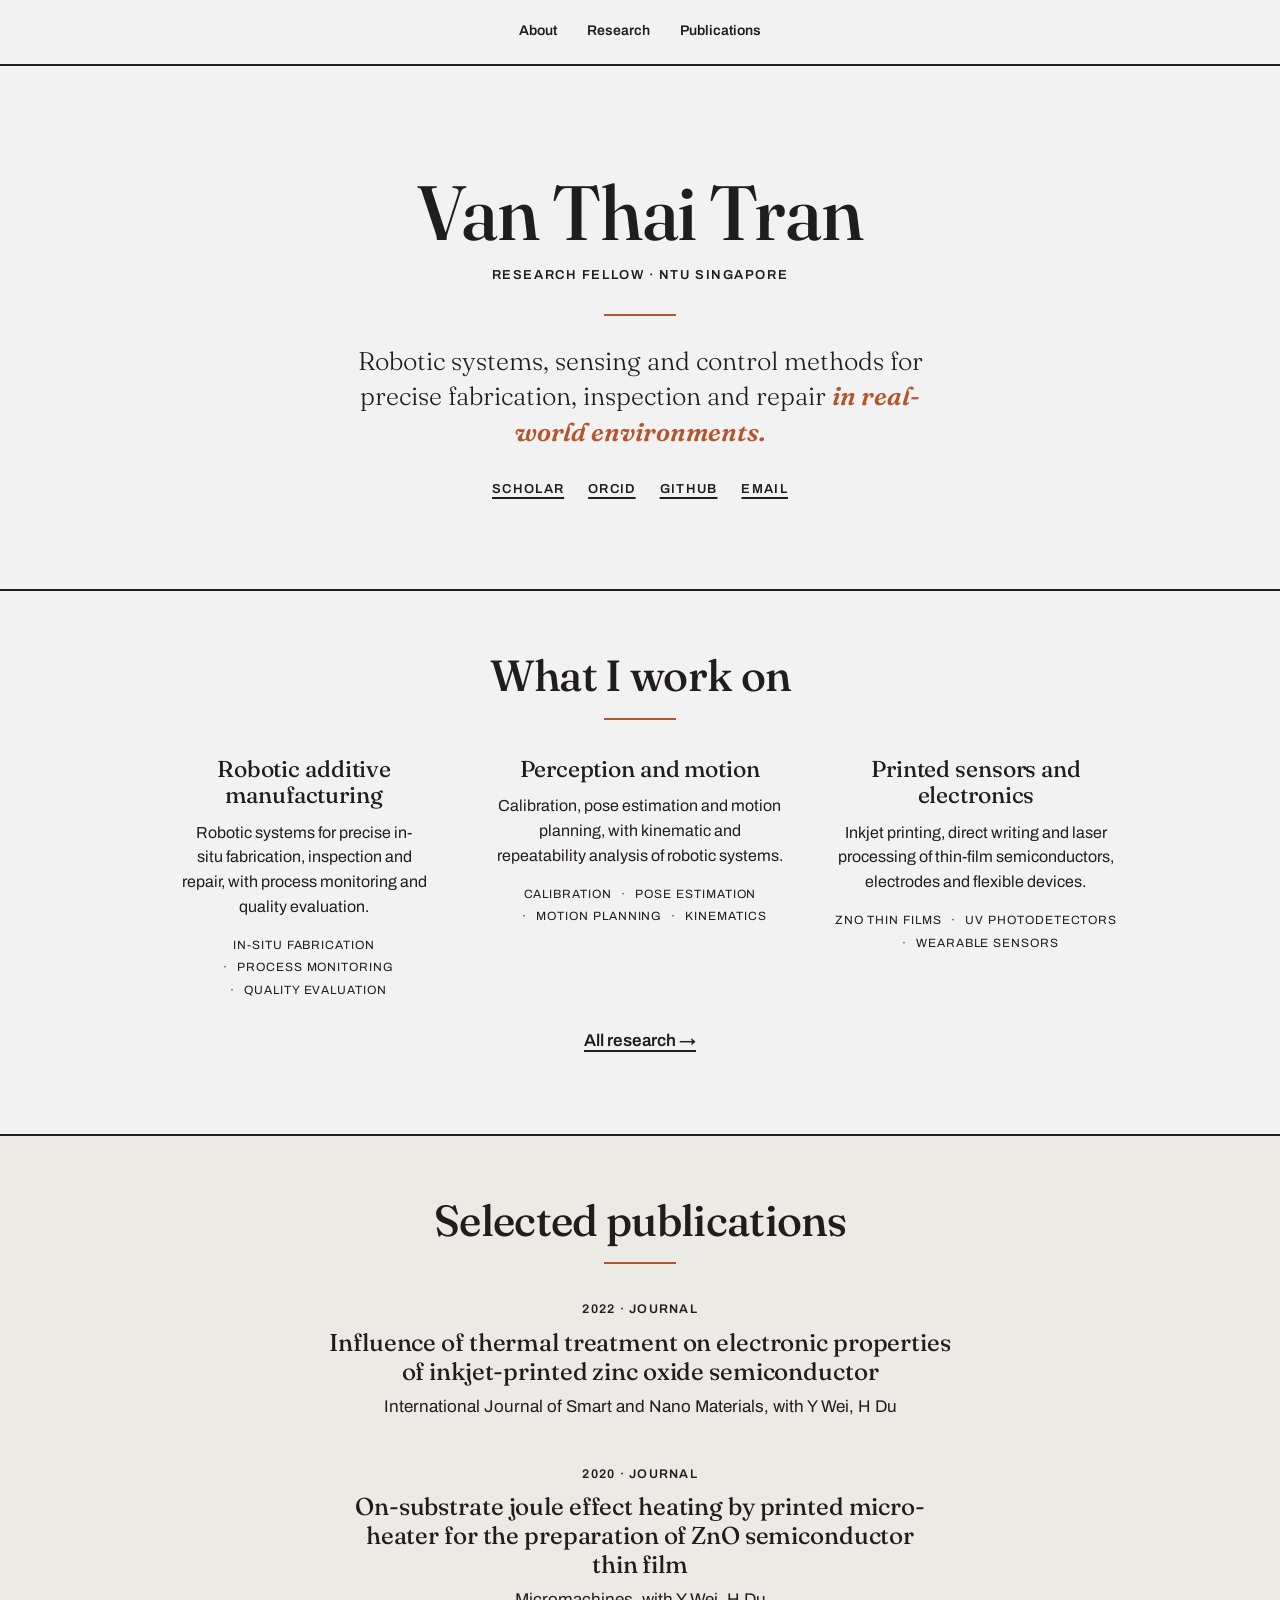
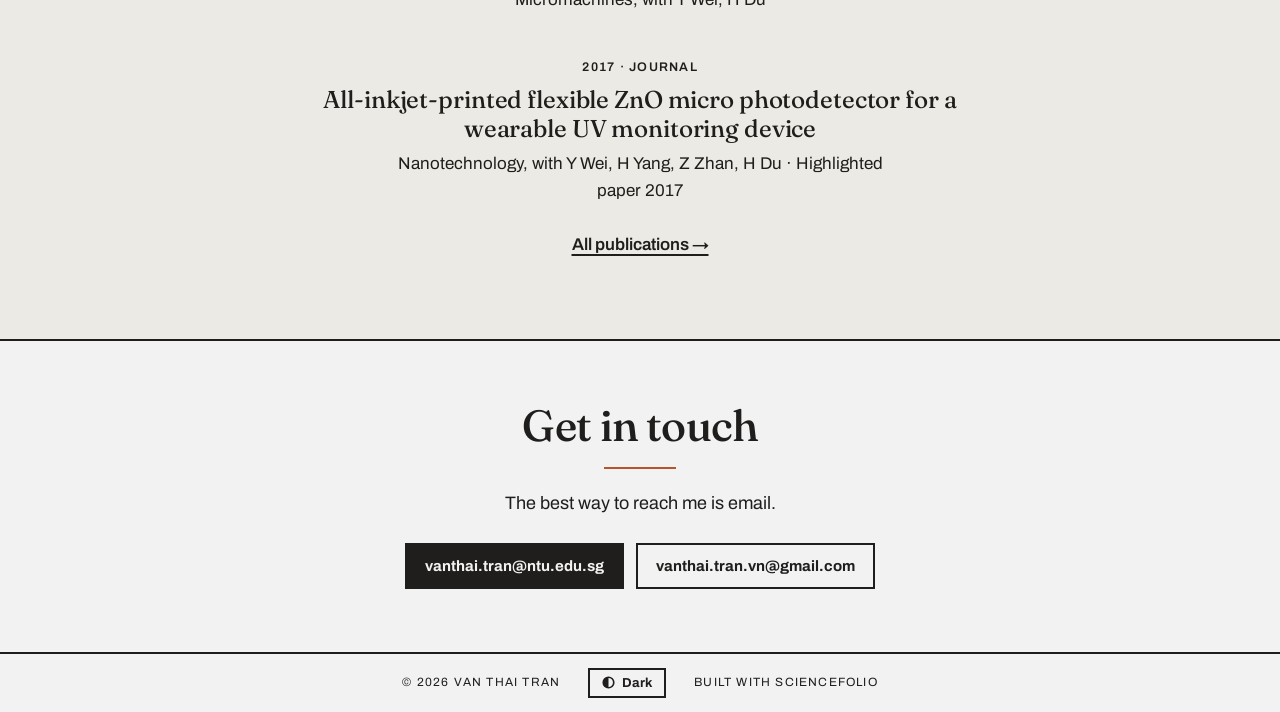
<file: index.html>
<!doctype html>
<!-- Type pack (grotesk or serif) is set once, in js/theme.js. -->
<html lang="en">
<head>
<meta charset="utf-8">
<meta name="viewport" content="width=device-width, initial-scale=1">
<title>Van Thai Tran · Robotics &amp; Additive Manufacturing</title>
<meta name="description" content="Academic homepage of Van Thai Tran — Research Fellow in robotics and additive manufacturing at Nanyang Technological University, Singapore.">
<link rel="icon" href="images/favicon.svg" type="image/svg+xml">
<link rel="preconnect" href="https://fonts.googleapis.com">
<link rel="preconnect" href="https://fonts.gstatic.com" crossorigin>
<link rel="stylesheet" href="https://fonts.googleapis.com/css2?family=Archivo:wght@300;400;600;700&family=Fraunces:ital,opsz,wght@0,9..144,300..700;1,9..144,300..700&display=swap">
<link rel="stylesheet" href="css/tokens.css">
<link rel="stylesheet" href="css/site.css">
<script src="js/theme.js"></script>
</head>
<body>

<nav class="nav" aria-label="Main">
  <a href="about.html">About</a>
  <a href="research.html">Research</a>
  <a href="work.html">Publications</a>
</nav>

<main>
  <!-- ============ HERO ============ -->
  <header class="hero">
    <!-- To add a photo, put it in images/ and add before the <h1>:
         <figure class="portrait"><img src="images/portrait.jpg" alt="Portrait of Van Thai Tran" width="300" height="300"></figure> -->
    <h1>Van Thai Tran</h1>
    <p class="kicker">Research Fellow · NTU Singapore</p>
    <hr class="short-rule">
    <p class="statement">Robotic systems, sensing and control methods for precise fabrication, inspection and repair <strong>in real-world environments.</strong></p>
    <ul class="profile-links">
      <li><a href="https://scholar.google.com.sg/citations?user=RGOaklgAAAAJ">Scholar</a></li>
      <li><a href="https://orcid.org/0000-0002-4799-8934">ORCID</a></li>
      <li><a href="https://github.com/vanthaitran">GitHub</a></li>
      <li><a href="mailto:vanthai.tran@ntu.edu.sg">Email</a></li>
    </ul>
  </header>

  <!-- ============ WHAT I WORK ON ============ -->
  <section class="section" aria-labelledby="work-h">
    <div class="wrap">
      <div class="section-head">
        <h2 id="work-h">What I work on</h2>
        <hr class="short-rule">
      </div>
      <div class="cols3">
        <article class="col">
          <h3>Robotic additive manufacturing</h3>
          <p>Robotic systems for precise in-situ fabrication, inspection and repair, with process monitoring and quality evaluation.</p>
          <div class="tags"><span class="tag">In-situ fabrication</span><span class="tag">Process monitoring</span><span class="tag">Quality evaluation</span></div>
        </article>
        <article class="col">
          <h3>Perception and motion</h3>
          <p>Calibration, pose estimation and motion planning, with kinematic and repeatability analysis of robotic systems.</p>
          <div class="tags"><span class="tag">Calibration</span><span class="tag">Pose estimation</span><span class="tag">Motion planning</span><span class="tag">Kinematics</span></div>
        </article>
        <article class="col">
          <h3>Printed sensors and electronics</h3>
          <p>Inkjet printing, direct writing and laser processing of thin-film semiconductors, electrodes and flexible devices.</p>
          <div class="tags"><span class="tag">ZnO thin films</span><span class="tag">UV photodetectors</span><span class="tag">Wearable sensors</span></div>
        </article>
      </div>
      <p class="more"><a href="research.html">All research →</a></p>
    </div>
  </section>

  <!-- ============ SELECTED PUBLICATIONS ============ -->
  <section class="section tint" aria-labelledby="sel-h">
    <div class="wrap">
      <div class="section-head">
        <h2 id="sel-h">Selected publications</h2>
        <hr class="short-rule">
      </div>
      <div class="entries">
        <article class="entry">
          <p class="when">2022 · Journal</p>
          <h3><a href="projects/zno-uv-photodetector/">Influence of thermal treatment on electronic properties of inkjet-printed zinc oxide semiconductor</a></h3>
          <p>International Journal of Smart and Nano Materials, with Y Wei, H Du</p>
        </article>
        <article class="entry">
          <p class="when">2020 · Journal</p>
          <h3><a href="work.html">On-substrate joule effect heating by printed micro-heater for the preparation of ZnO semiconductor thin film</a></h3>
          <p>Micromachines, with Y Wei, H Du</p>
        </article>
        <article class="entry">
          <p class="when">2017 · Journal</p>
          <h3><a href="projects/zno-uv-photodetector/">All-inkjet-printed flexible ZnO micro photodetector for a wearable UV monitoring device</a></h3>
          <p>Nanotechnology, with Y Wei, H Yang, Z Zhan, H Du · Highlighted paper 2017</p>
        </article>
      </div>
      <p class="more"><a href="work.html">All publications →</a></p>
    </div>
  </section>

  <!-- ============ CONTACT ============ -->
  <section class="section" id="contact" aria-labelledby="contact-h">
    <div class="wrap" style="text-align:center">
      <div class="section-head" style="margin-bottom:20px">
        <h2 id="contact-h">Get in touch</h2>
        <hr class="short-rule">
      </div>
      <p class="prose">The best way to reach me is email.</p>
      <div class="btn-row">
        <a class="btn" href="mailto:vanthai.tran@ntu.edu.sg">vanthai.tran@ntu.edu.sg</a>
        <a class="btn btn-line" href="mailto:vanthai.tran.vn@gmail.com">vanthai.tran.vn@gmail.com</a>
      </div>
    </div>
  </section>
</main>

<footer class="foot">
  <a href="index.html">© 2026 Van Thai Tran</a>
  <button type="button" class="toggle" data-theme-toggle aria-pressed="false"><svg viewBox="0 0 16 16" width="13" height="13" aria-hidden="true"><circle cx="8" cy="8" r="6.5" fill="none" stroke="currentColor" stroke-width="2"/><path d="M8 1.5a6.5 6.5 0 0 0 0 13z" fill="currentColor"/></svg><span data-theme-label>Dark</span></button>
  <a href="https://github.com/tuannguyen8390/sciencefolio" rel="noopener">Built with Sciencefolio</a>
</footer>

</body>
</html>
</file>
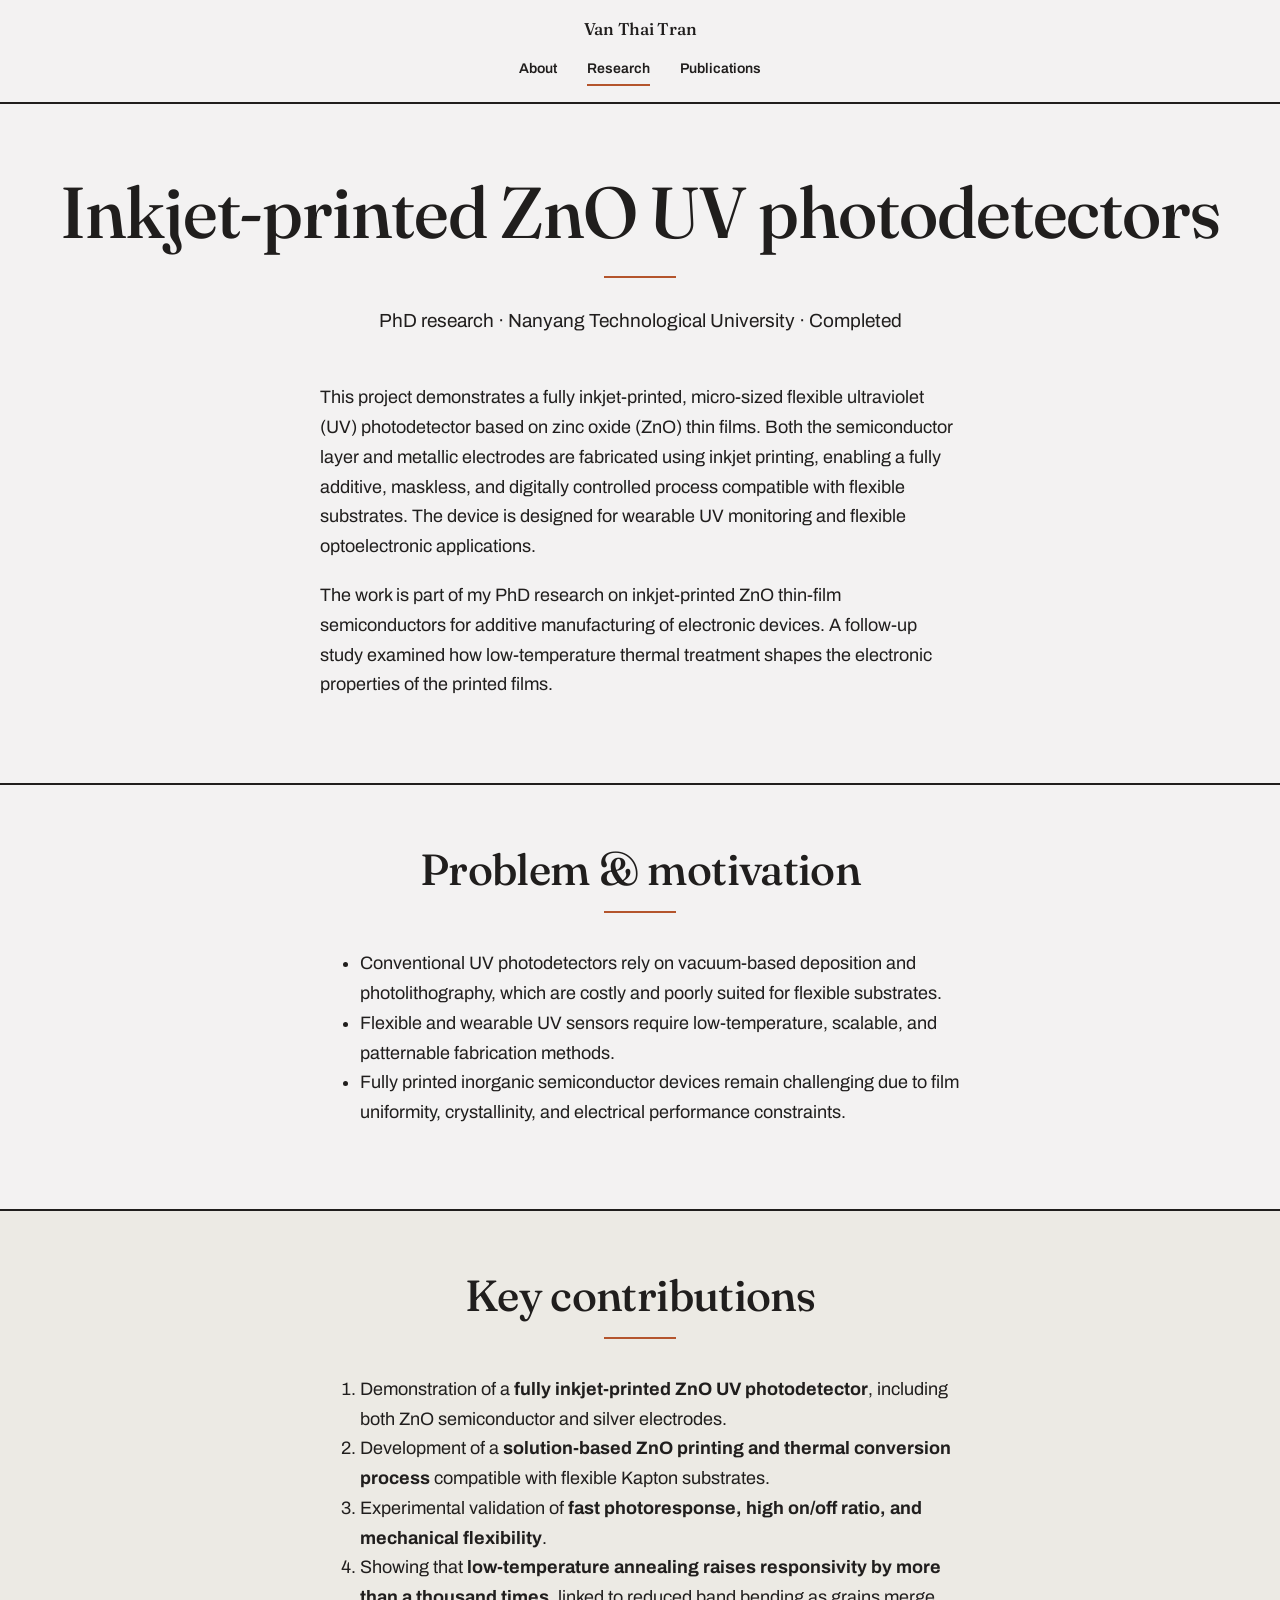
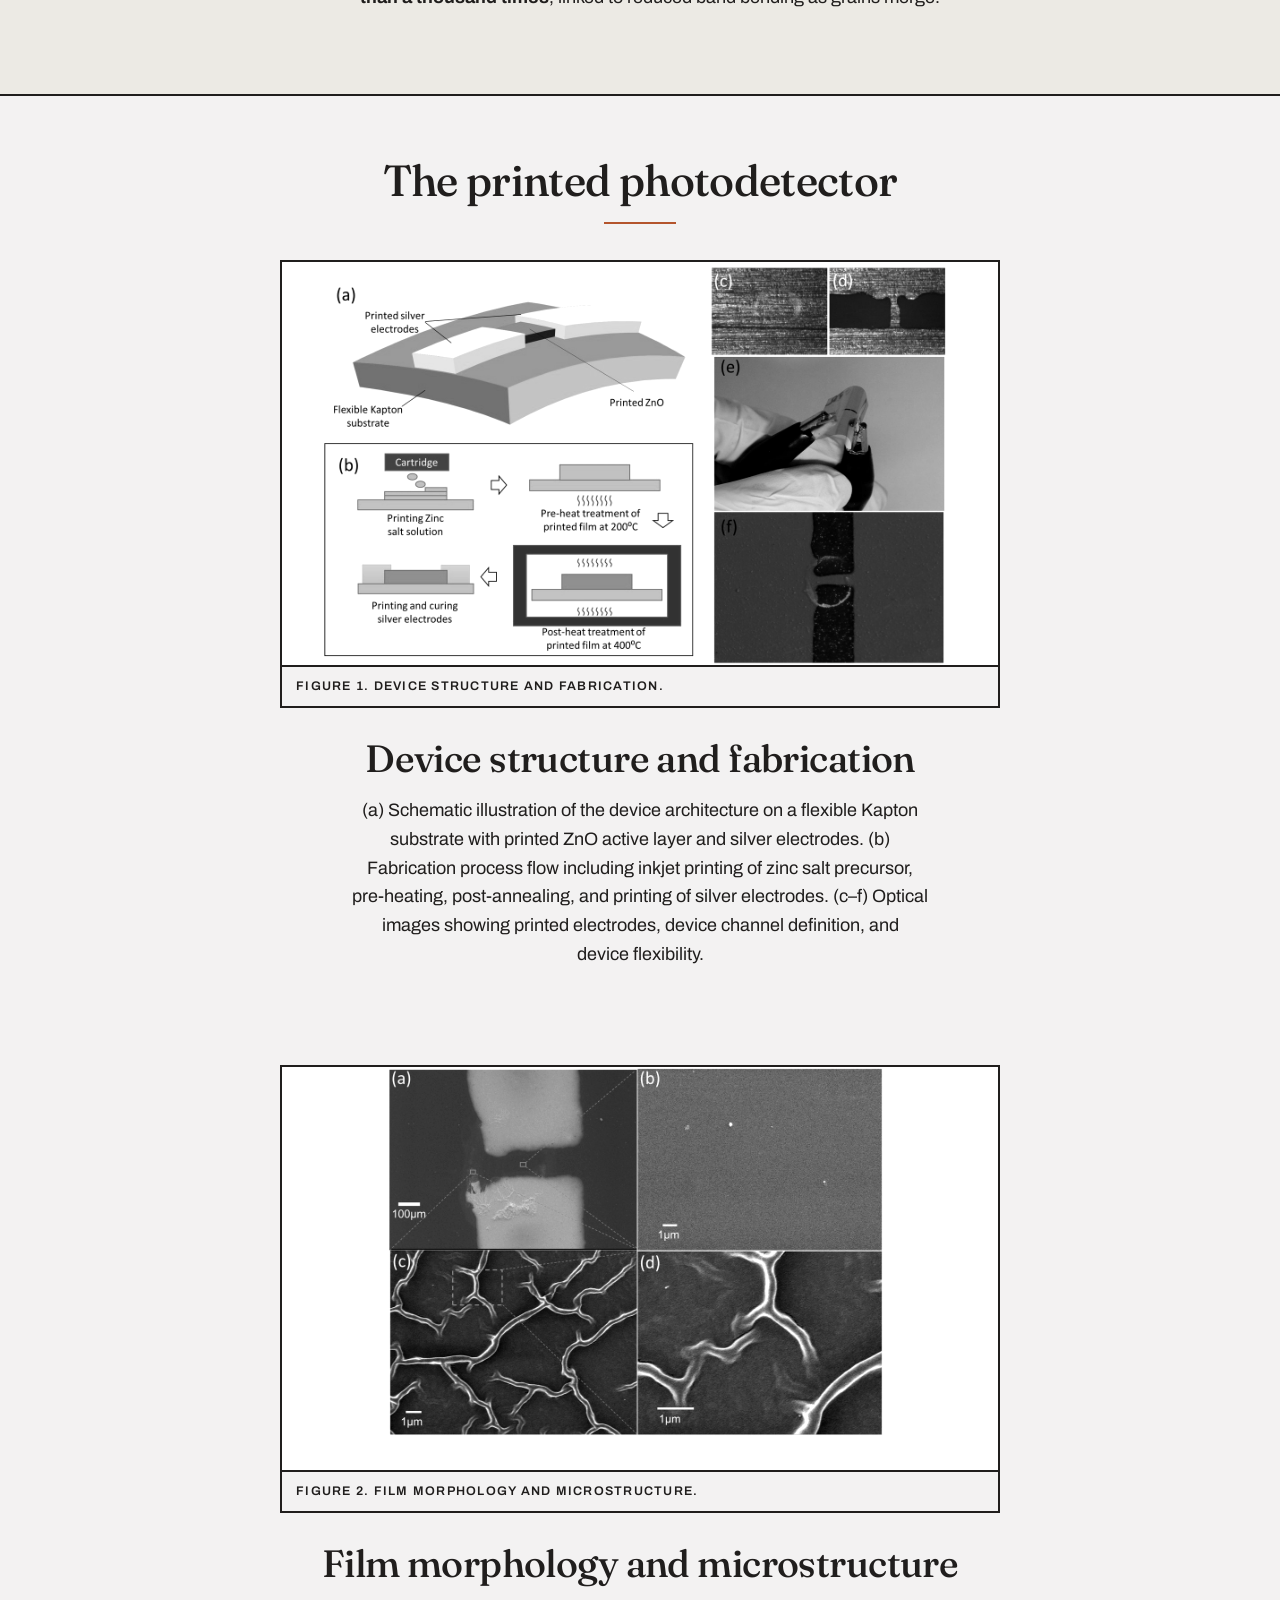
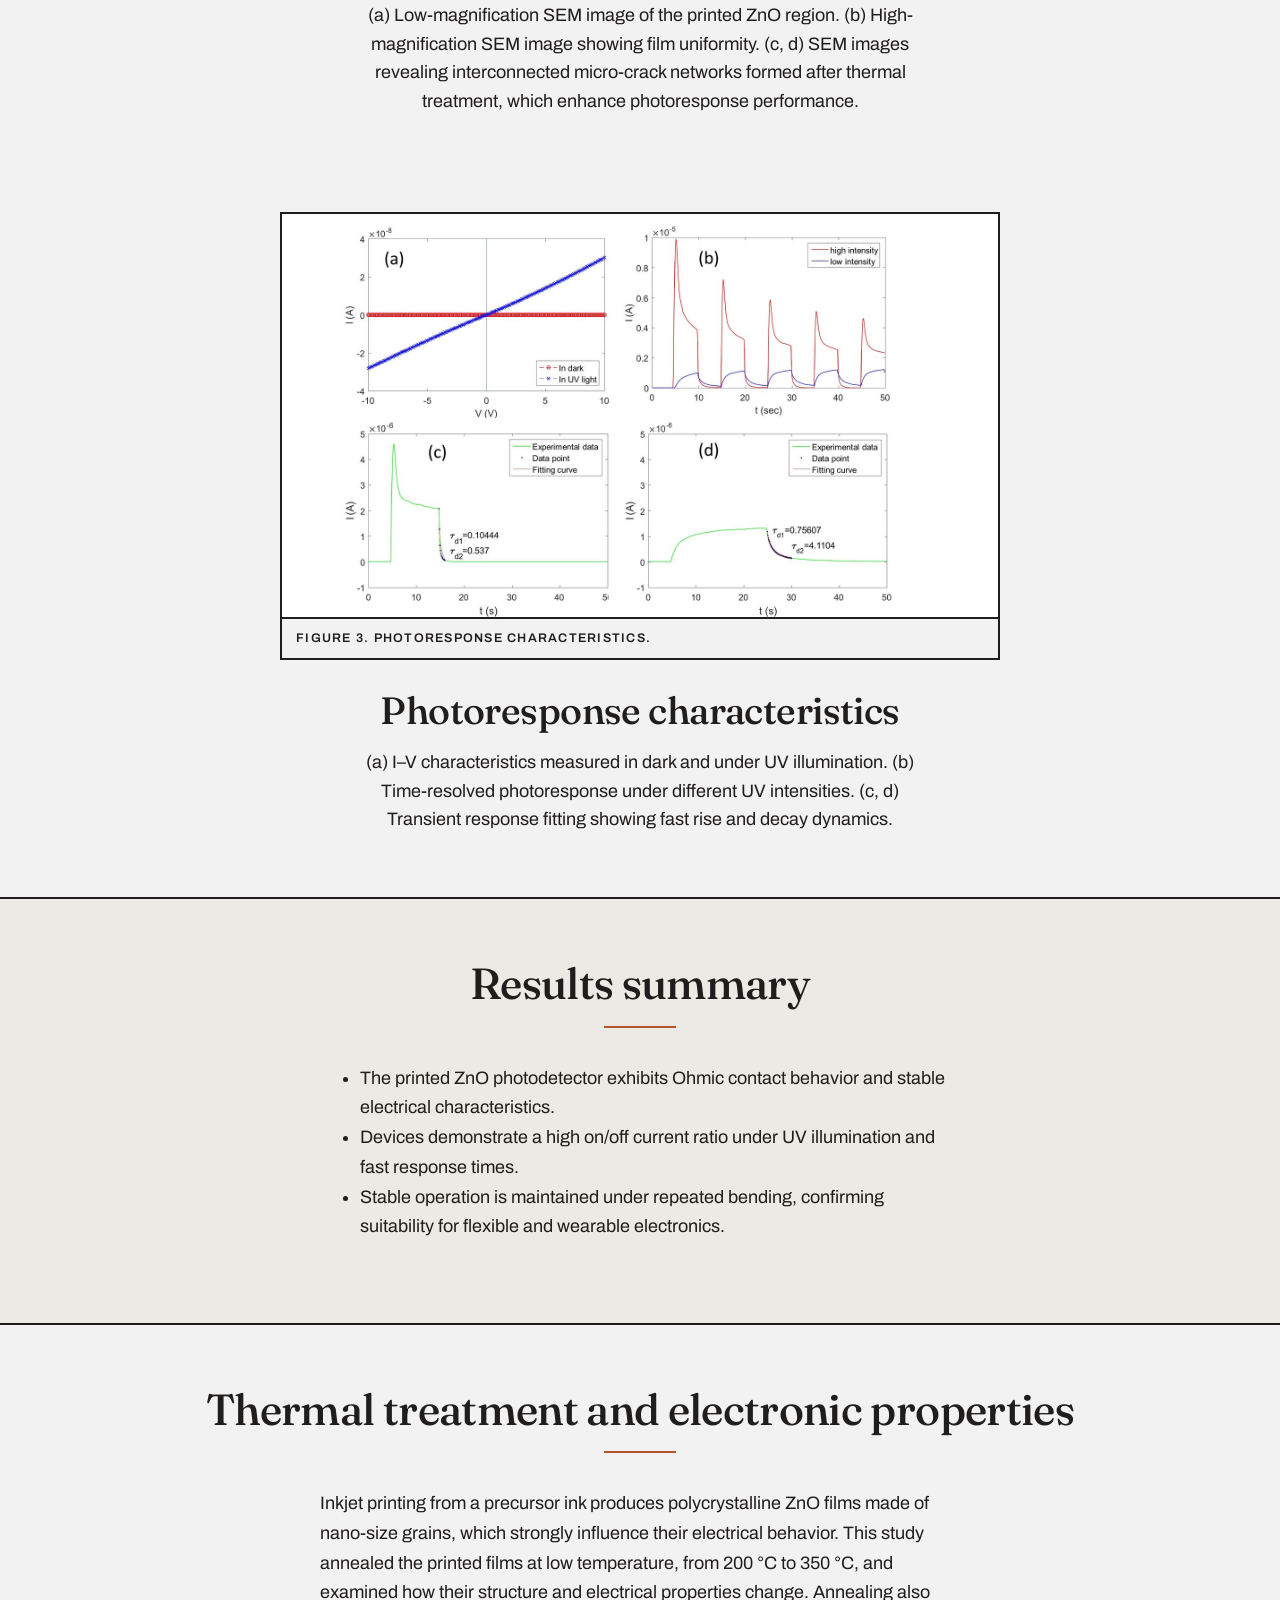
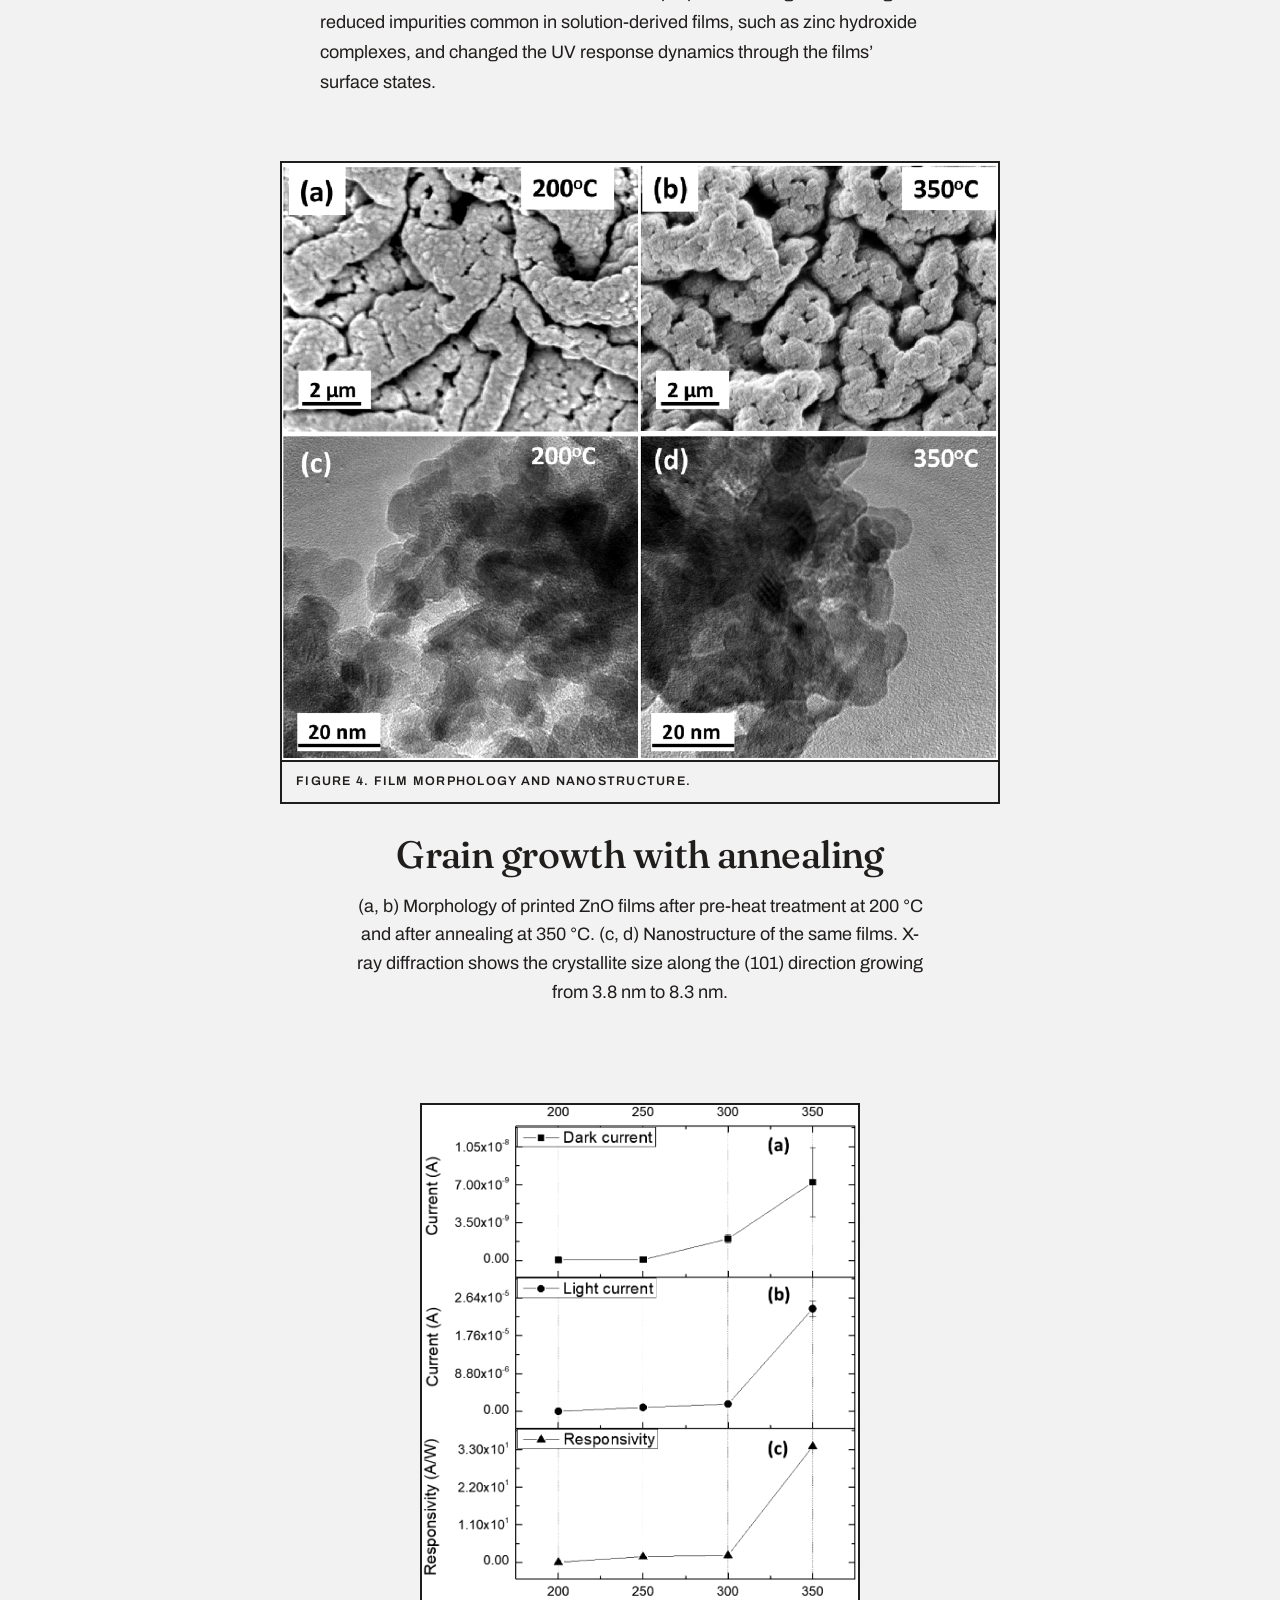
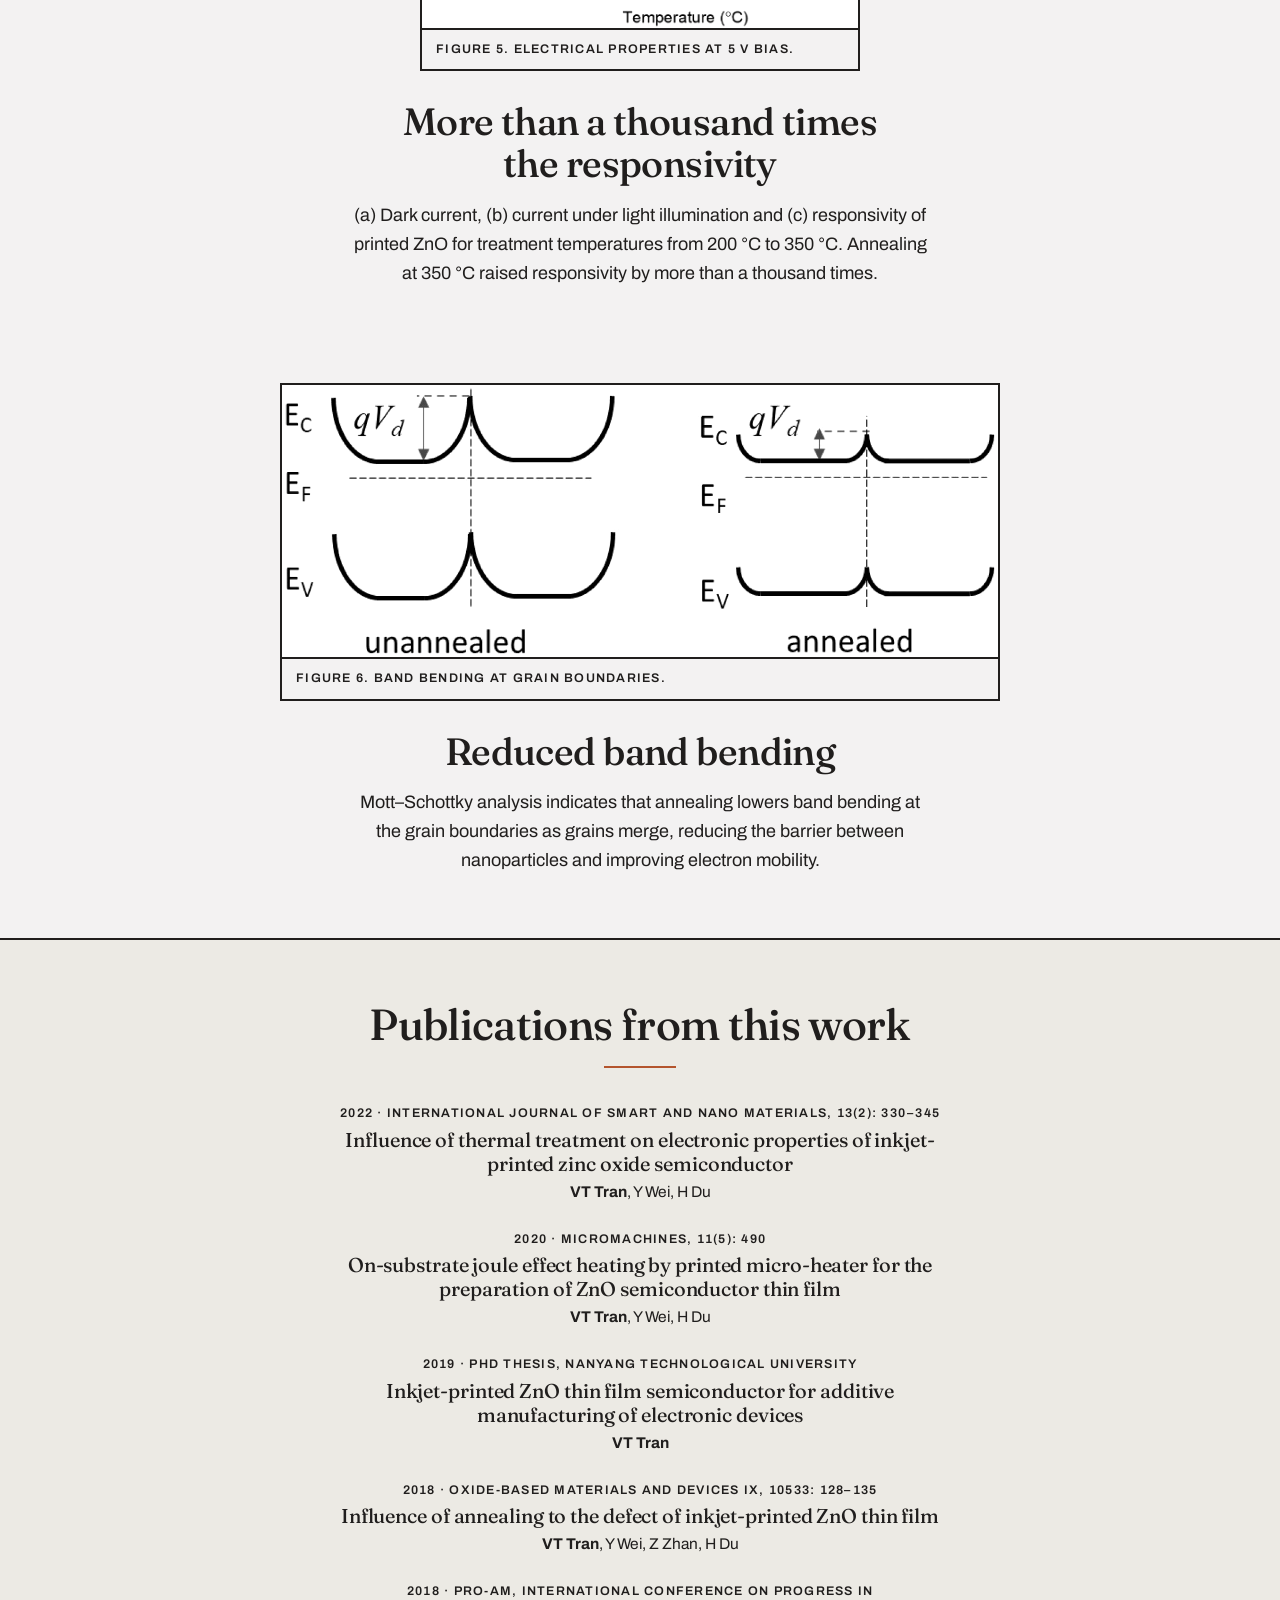
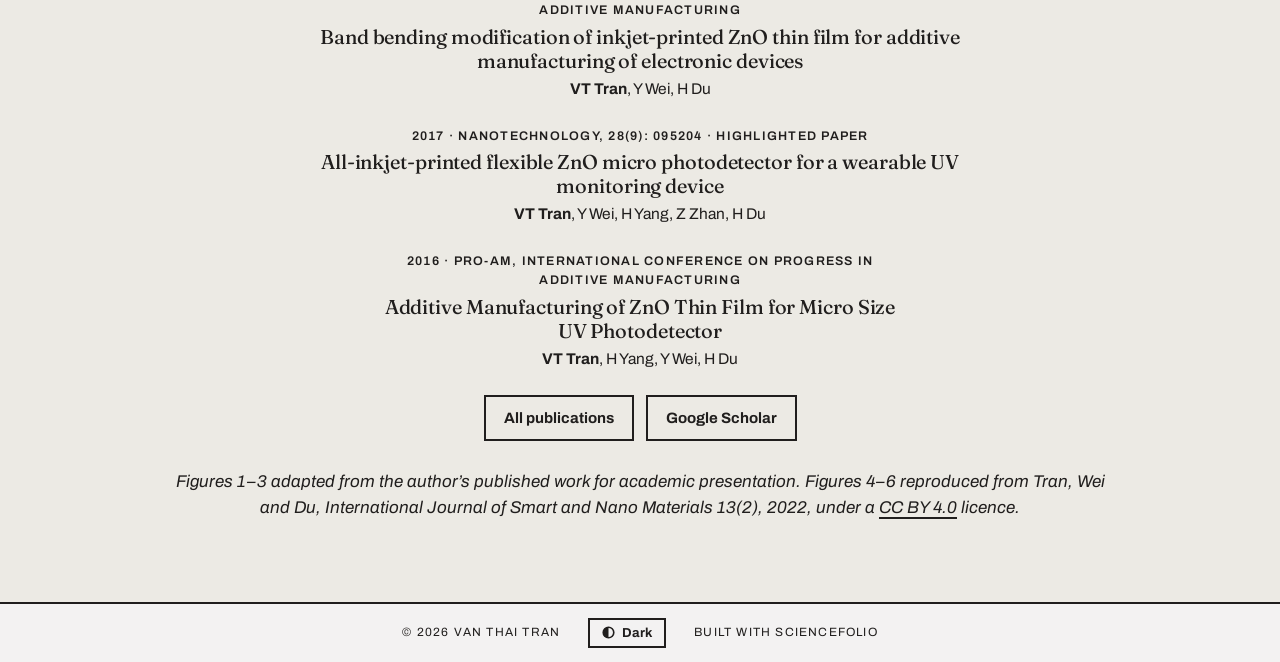
<file: projects/zno-uv-photodetector/index.html>
<!doctype html>
<html lang="en">
<head>
<meta charset="utf-8">
<meta name="viewport" content="width=device-width, initial-scale=1">
<title>Inkjet-printed ZnO UV photodetectors · Van Thai Tran</title>
<meta name="description" content="PhD research on inkjet-printed ZnO thin films: a fully printed, flexible UV photodetector and the effect of thermal treatment on the films’ electronic properties.">
<link rel="icon" href="../../images/favicon.svg" type="image/svg+xml">
<link rel="preconnect" href="https://fonts.googleapis.com">
<link rel="preconnect" href="https://fonts.gstatic.com" crossorigin>
<link rel="stylesheet" href="https://fonts.googleapis.com/css2?family=Archivo:wght@300;400;600;700&family=Fraunces:ital,opsz,wght@0,9..144,300..700;1,9..144,300..700&display=swap">
<link rel="stylesheet" href="../../css/tokens.css">
<link rel="stylesheet" href="../../css/site.css">
<script src="../../js/theme.js"></script>
</head>
<body>

<nav class="nav" aria-label="Main">
  <a class="nav-name" href="../../index.html">Van Thai Tran</a>
  <a href="../../about.html">About</a>
  <a href="../../research.html" aria-current="page">Research</a>
  <a href="../../work.html">Publications</a>
</nav>

<main>
  <header class="page-head">
    <h1>Inkjet-printed ZnO UV photodetectors</h1>
    <hr class="short-rule">
    <p>PhD research · Nanyang Technological University · Completed</p>
  </header>

  <!-- ============ OVERVIEW ============ -->
  <section class="section flush-top" aria-label="Overview">
    <div class="prose">
      <p>This project demonstrates a fully inkjet-printed, micro-sized flexible ultraviolet (UV) photodetector based on zinc oxide (ZnO) thin films. Both the semiconductor layer and metallic electrodes are fabricated using inkjet printing, enabling a fully additive, maskless, and digitally controlled process compatible with flexible substrates. The device is designed for wearable UV monitoring and flexible optoelectronic applications.</p>
      <p>The work is part of my PhD research on inkjet-printed ZnO thin-film semiconductors for additive manufacturing of electronic devices. A follow-up study examined how low-temperature thermal treatment shapes the electronic properties of the printed films.</p>
    </div>
  </section>

  <!-- ============ PROBLEM & CONTRIBUTIONS ============ -->
  <section class="section" aria-labelledby="problem-h">
    <div class="wrap">
      <div class="section-head">
        <h2 id="problem-h">Problem &amp; motivation</h2>
        <hr class="short-rule">
      </div>
      <div class="prose">
        <ul>
          <li>Conventional UV photodetectors rely on vacuum-based deposition and photolithography, which are costly and poorly suited for flexible substrates.</li>
          <li>Flexible and wearable UV sensors require low-temperature, scalable, and patternable fabrication methods.</li>
          <li>Fully printed inorganic semiconductor devices remain challenging due to film uniformity, crystallinity, and electrical performance constraints.</li>
        </ul>
      </div>
    </div>
  </section>

  <section class="section tint" aria-labelledby="contrib-h">
    <div class="wrap">
      <div class="section-head">
        <h2 id="contrib-h">Key contributions</h2>
        <hr class="short-rule">
      </div>
      <div class="prose">
        <ol>
          <li>Demonstration of a <strong>fully inkjet-printed ZnO UV photodetector</strong>, including both ZnO semiconductor and silver electrodes.</li>
          <li>Development of a <strong>solution-based ZnO printing and thermal conversion process</strong> compatible with flexible Kapton substrates.</li>
          <li>Experimental validation of <strong>fast photoresponse, high on/off ratio, and mechanical flexibility</strong>.</li>
          <li>Showing that <strong>low-temperature annealing raises responsivity by more than a thousand times</strong>, linked to reduced band bending as grains merge.</li>
        </ol>
      </div>
    </div>
  </section>

  <!-- ============ FIGURES ============ -->
  <section class="section" aria-labelledby="device-h">
    <div class="wrap">
      <div class="section-head">
        <h2 id="device-h">The printed photodetector</h2>
        <hr class="short-rule">
      </div>
      <div class="chapters">
        <article class="chapter">
          <figure class="figure wide">
            <img src="assets/figure1-device-structure.jpg" alt="Device schematic, fabrication process flow and optical images of the printed photodetector" width="1600" height="900" loading="lazy">
            <figcaption>Figure 1. Device structure and fabrication.</figcaption>
          </figure>
          <h2>Device structure and fabrication</h2>
          <p>(a) Schematic illustration of the device architecture on a flexible Kapton substrate with printed ZnO active layer and silver electrodes. (b) Fabrication process flow including inkjet printing of zinc salt precursor, pre-heating, post-annealing, and printing of silver electrodes. (c–f) Optical images showing printed electrodes, device channel definition, and device flexibility.</p>
        </article>

        <article class="chapter">
          <figure class="figure wide">
            <img src="assets/figure2-film-morphology.jpg" alt="SEM images of the printed ZnO film at low and high magnification, showing micro-crack networks" width="1600" height="900" loading="lazy">
            <figcaption>Figure 2. Film morphology and microstructure.</figcaption>
          </figure>
          <h2>Film morphology and microstructure</h2>
          <p>(a) Low-magnification SEM image of the printed ZnO region. (b) High-magnification SEM image showing film uniformity. (c, d) SEM images revealing interconnected micro-crack networks formed after thermal treatment, which enhance photoresponse performance.</p>
        </article>

        <article class="chapter">
          <figure class="figure wide keep-color">
            <img src="assets/figure5-photoresponse.jpg" alt="I–V curves in dark and under UV light, time-resolved photoresponse at two UV intensities, and fitted decay transients" width="1600" height="900" loading="lazy">
            <figcaption>Figure 3. Photoresponse characteristics.</figcaption>
          </figure>
          <h2>Photoresponse characteristics</h2>
          <p>(a) I–V characteristics measured in dark and under UV illumination. (b) Time-resolved photoresponse under different UV intensities. (c, d) Transient response fitting showing fast rise and decay dynamics.</p>
        </article>
      </div>
    </div>
  </section>

  <!-- ============ RESULTS ============ -->
  <section class="section tint" aria-labelledby="results-h">
    <div class="wrap">
      <div class="section-head">
        <h2 id="results-h">Results summary</h2>
        <hr class="short-rule">
      </div>
      <div class="prose">
        <ul>
          <li>The printed ZnO photodetector exhibits Ohmic contact behavior and stable electrical characteristics.</li>
          <li>Devices demonstrate a high on/off current ratio under UV illumination and fast response times.</li>
          <li>Stable operation is maintained under repeated bending, confirming suitability for flexible and wearable electronics.</li>
        </ul>
      </div>
    </div>
  </section>

  <!-- ============ THERMAL TREATMENT ============ -->
  <section class="section" aria-labelledby="thermal-h">
    <div class="wrap">
      <div class="section-head">
        <h2 id="thermal-h">Thermal treatment and electronic properties</h2>
        <hr class="short-rule">
      </div>
      <div class="prose">
        <p>Inkjet printing from a precursor ink produces polycrystalline ZnO films made of nano-size grains, which strongly influence their electrical behavior. This study annealed the printed films at low temperature, from 200&nbsp;°C to 350&nbsp;°C, and examined how their structure and electrical properties change. Annealing also reduced impurities common in solution-derived films, such as zinc hydroxide complexes, and changed the UV response dynamics through the films’ surface states.</p>
      </div>
      <div class="chapters" style="margin-top:64px">
        <article class="chapter">
          <figure class="figure wide natural">
            <img src="assets/thermal-fig1-morphology.jpg" alt="SEM and TEM images of printed ZnO films after pre-heat treatment at 200 °C and after annealing at 350 °C" width="1200" height="1001" loading="lazy">
            <figcaption>Figure 4. Film morphology and nanostructure.</figcaption>
          </figure>
          <h2>Grain growth with annealing</h2>
          <p>(a, b) Morphology of printed ZnO films after pre-heat treatment at 200&nbsp;°C and after annealing at 350&nbsp;°C. (c, d) Nanostructure of the same films. X-ray diffraction shows the crystallite size along the (101) direction growing from 3.8&nbsp;nm to 8.3&nbsp;nm.</p>
        </article>

        <article class="chapter">
          <figure class="figure narrow natural">
            <img src="assets/thermal-fig4-responsivity.jpg" alt="Dark current, light current and responsivity of printed ZnO plotted against treatment temperature from 200 to 350 °C" width="945" height="1134" loading="lazy">
            <figcaption>Figure 5. Electrical properties at 5&nbsp;V bias.</figcaption>
          </figure>
          <h2>More than a thousand times the responsivity</h2>
          <p>(a) Dark current, (b) current under light illumination and (c) responsivity of printed ZnO for treatment temperatures from 200&nbsp;°C to 350&nbsp;°C. Annealing at 350&nbsp;°C raised responsivity by more than a thousand times.</p>
        </article>

        <article class="chapter">
          <figure class="figure wide natural">
            <img src="assets/thermal-fig7-band-bending.jpg" alt="Energy band diagrams of unannealed and annealed films, showing a smaller barrier at the grain boundary after annealing" width="1240" height="471" loading="lazy">
            <figcaption>Figure 6. Band bending at grain boundaries.</figcaption>
          </figure>
          <h2>Reduced band bending</h2>
          <p>Mott–Schottky analysis indicates that annealing lowers band bending at the grain boundaries as grains merge, reducing the barrier between nanoparticles and improving electron mobility.</p>
        </article>
      </div>
    </div>
  </section>

  <!-- ============ OUTPUT ============ -->
  <section class="section tint" aria-labelledby="output-h">
    <div class="wrap">
      <div class="section-head">
        <h2 id="output-h">Publications from this work</h2>
        <hr class="short-rule">
      </div>
      <div class="entries compact">
        <article class="entry">
          <p class="when">2022 · International Journal of Smart and Nano Materials, 13(2): 330–345</p>
          <h3><a href="https://doi.org/10.1080/19475411.2022.2084172">Influence of thermal treatment on electronic properties of inkjet-printed zinc oxide semiconductor</a></h3>
          <p class="authors"><strong>VT Tran</strong>, Y Wei, H Du</p>
        </article>
        <article class="entry">
          <p class="when">2020 · Micromachines, 11(5): 490</p>
          <h3>On-substrate joule effect heating by printed micro-heater for the preparation of ZnO semiconductor thin film</h3>
          <p class="authors"><strong>VT Tran</strong>, Y Wei, H Du</p>
        </article>
        <article class="entry">
          <p class="when">2019 · PhD thesis, Nanyang Technological University</p>
          <h3>Inkjet-printed ZnO thin film semiconductor for additive manufacturing of electronic devices</h3>
          <p class="authors"><strong>VT Tran</strong></p>
        </article>
        <article class="entry">
          <p class="when">2018 · Oxide-based Materials and Devices IX, 10533: 128–135</p>
          <h3>Influence of annealing to the defect of inkjet-printed ZnO thin film</h3>
          <p class="authors"><strong>VT Tran</strong>, Y Wei, Z Zhan, H Du</p>
        </article>
        <article class="entry">
          <p class="when">2018 · Pro-AM, International Conference on Progress in Additive Manufacturing</p>
          <h3>Band bending modification of inkjet-printed ZnO thin film for additive manufacturing of electronic devices</h3>
          <p class="authors"><strong>VT Tran</strong>, Y Wei, H Du</p>
        </article>
        <article class="entry">
          <p class="when">2017 · Nanotechnology, 28(9): 095204 · Highlighted paper</p>
          <h3>All-inkjet-printed flexible ZnO micro photodetector for a wearable UV monitoring device</h3>
          <p class="authors"><strong>VT Tran</strong>, Y Wei, H Yang, Z Zhan, H Du</p>
        </article>
        <article class="entry">
          <p class="when">2016 · Pro-AM, International Conference on Progress in Additive Manufacturing</p>
          <h3>Additive Manufacturing of ZnO Thin Film for Micro Size UV Photodetector</h3>
          <p class="authors"><strong>VT Tran</strong>, H Yang, Y Wei, H Du</p>
        </article>
      </div>
      <div class="btn-row">
        <a class="btn btn-line" href="../../work.html">All publications</a>
        <a class="btn btn-line" href="https://scholar.google.com.sg/citations?user=RGOaklgAAAAJ">Google Scholar</a>
      </div>
      <p class="more" style="font-weight:400"><em>Figures 1–3 adapted from the author’s published work for academic presentation. Figures 4–6 reproduced from Tran, Wei and Du, International Journal of Smart and Nano Materials 13(2), 2022, under a <a href="https://creativecommons.org/licenses/by/4.0/">CC BY 4.0</a> licence.</em></p>
    </div>
  </section>
</main>

<footer class="foot">
  <a href="../../index.html">© 2026 Van Thai Tran</a>
  <button type="button" class="toggle" data-theme-toggle aria-pressed="false"><svg viewBox="0 0 16 16" width="13" height="13" aria-hidden="true"><circle cx="8" cy="8" r="6.5" fill="none" stroke="currentColor" stroke-width="2"/><path d="M8 1.5a6.5 6.5 0 0 0 0 13z" fill="currentColor"/></svg><span data-theme-label>Dark</span></button>
  <a href="https://github.com/tuannguyen8390/sciencefolio" rel="noopener">Built with Sciencefolio</a>
</footer>

</body>
</html>
</file>
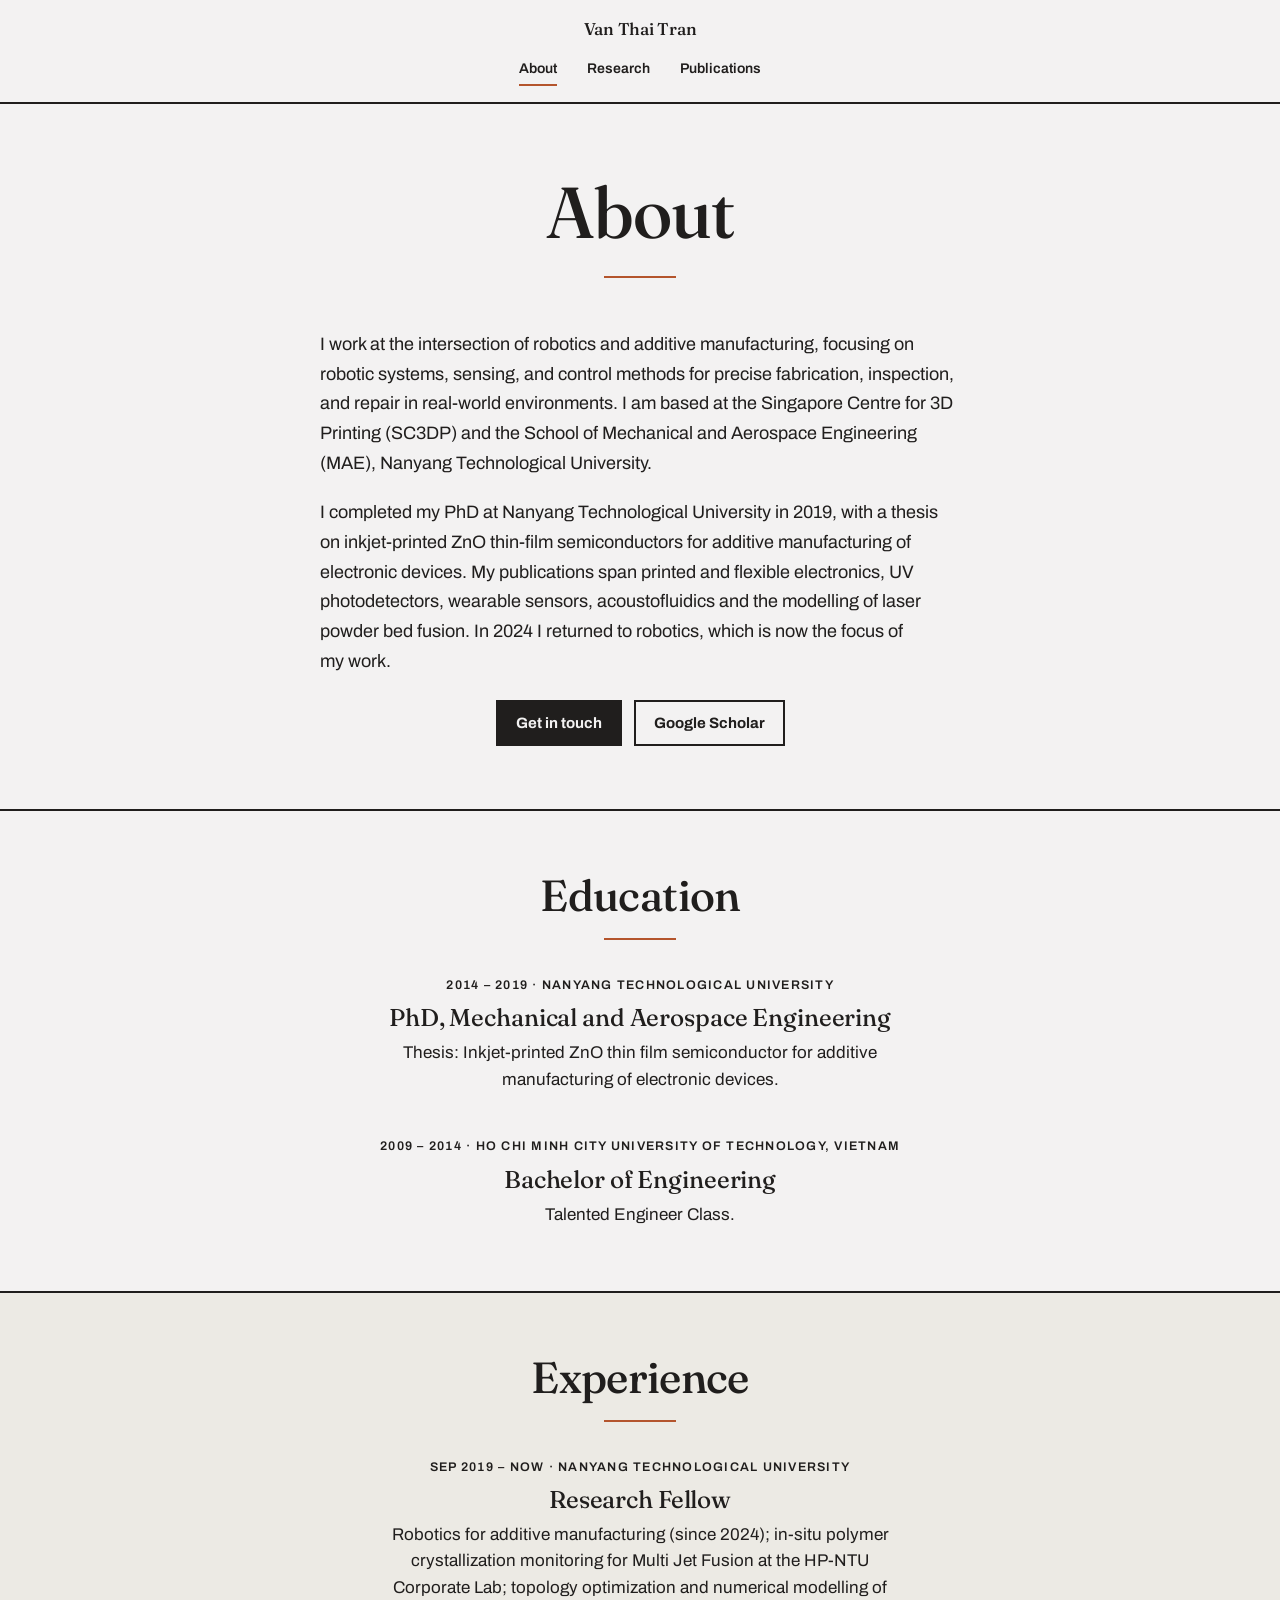
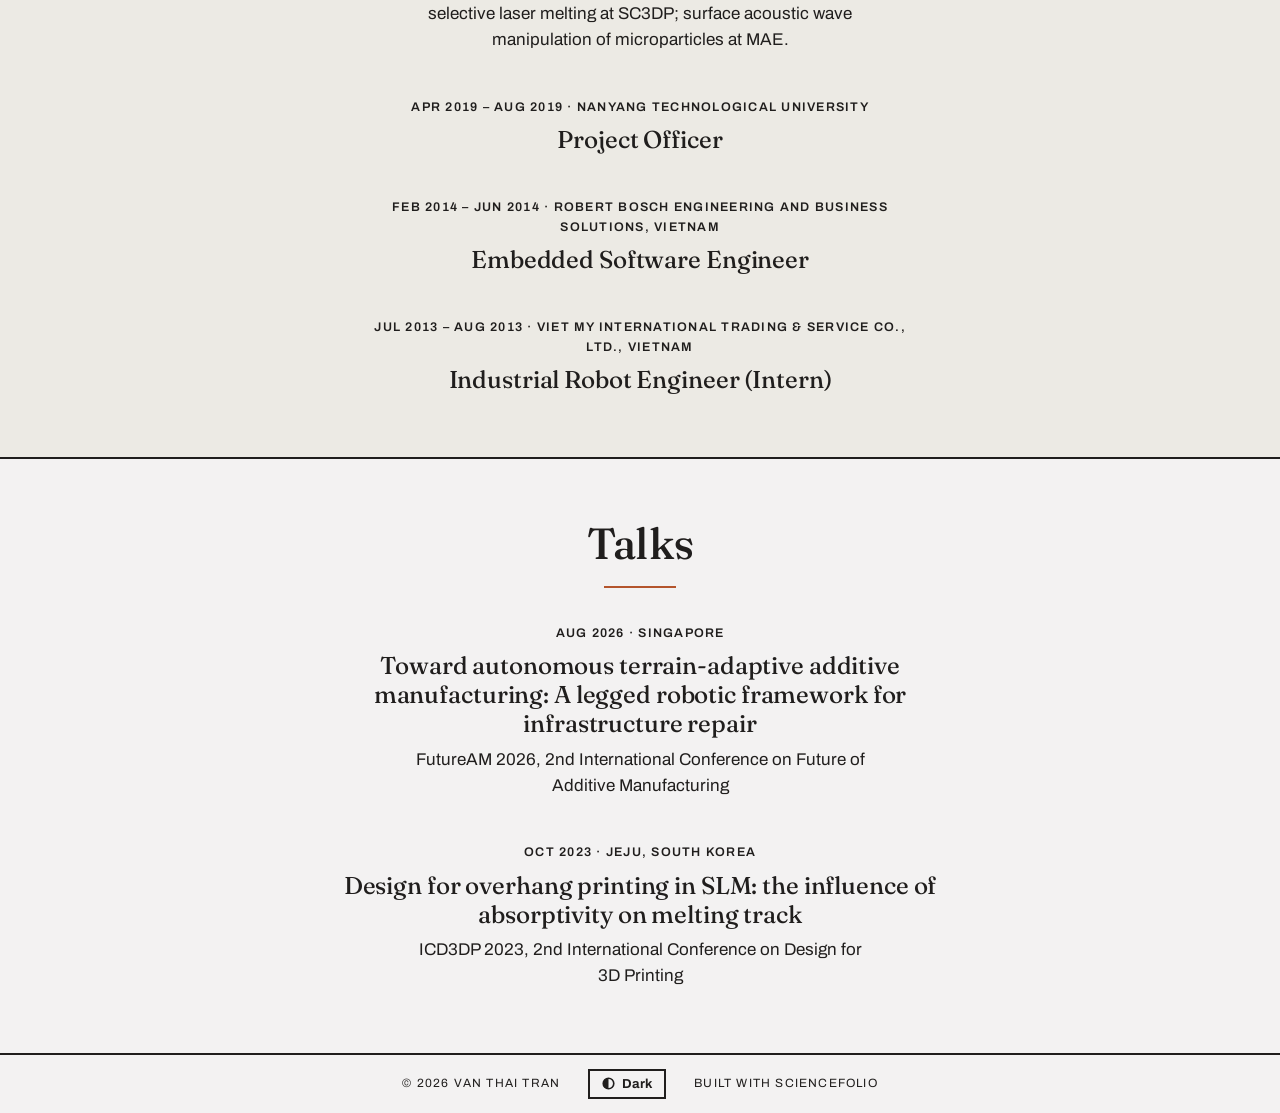
<file: about.html>
<!doctype html>
<html lang="en">
<head>
<meta charset="utf-8">
<meta name="viewport" content="width=device-width, initial-scale=1">
<title>About · Van Thai Tran</title>
<meta name="description" content="Biography and education of Van Thai Tran.">
<link rel="icon" href="images/favicon.svg" type="image/svg+xml">
<link rel="preconnect" href="https://fonts.googleapis.com">
<link rel="preconnect" href="https://fonts.gstatic.com" crossorigin>
<link rel="stylesheet" href="https://fonts.googleapis.com/css2?family=Archivo:wght@300;400;600;700&family=Fraunces:ital,opsz,wght@0,9..144,300..700;1,9..144,300..700&display=swap">
<link rel="stylesheet" href="css/tokens.css">
<link rel="stylesheet" href="css/site.css">
<script src="js/theme.js"></script>
</head>
<body>

<nav class="nav" aria-label="Main">
  <a class="nav-name" href="index.html">Van Thai Tran</a>
  <a href="about.html" aria-current="page">About</a>
  <a href="research.html">Research</a>
  <a href="work.html">Publications</a>
</nav>

<main>
  <header class="page-head">
    <h1>About</h1>
    <hr class="short-rule">
  </header>

  <section class="section flush-top">
    <div class="prose">
      <p>I work at the intersection of robotics and additive manufacturing, focusing on robotic systems, sensing, and control methods for precise fabrication, inspection, and repair in real-world environments. I am based at the Singapore Centre for 3D Printing (SC3DP) and the School of Mechanical and Aerospace Engineering (MAE), Nanyang Technological University.</p>
      <p>I completed my PhD at Nanyang Technological University in 2019, with a thesis on inkjet-printed ZnO thin-film semiconductors for additive manufacturing of electronic devices. My publications span printed and flexible electronics, UV photodetectors, wearable sensors, acoustofluidics and the modelling of laser powder bed fusion. In 2024 I returned to robotics, which is now the focus of my work.</p>
    </div>
    <div class="btn-row">
      <a class="btn" href="index.html#contact">Get in touch</a>
      <a class="btn btn-line" href="https://scholar.google.com.sg/citations?user=RGOaklgAAAAJ">Google Scholar</a>
    </div>
  </section>

  <!-- ============ EDUCATION ============ -->
  <section class="section" aria-labelledby="edu-h">
    <div class="wrap">
      <div class="section-head">
        <h2 id="edu-h">Education</h2>
        <hr class="short-rule">
      </div>
      <div class="entries">
        <article class="entry">
          <p class="when">2014 – 2019 · Nanyang Technological University</p>
          <h3>PhD, Mechanical and Aerospace Engineering</h3>
          <p>Thesis: Inkjet-printed ZnO thin film semiconductor for additive manufacturing of electronic devices.</p>
        </article>
        <article class="entry">
          <p class="when">2009 – 2014 · Ho Chi Minh City University of Technology, Vietnam</p>
          <h3>Bachelor of Engineering</h3>
          <p>Talented Engineer Class.</p>
        </article>
      </div>
    </div>
  </section>

  <!-- ============ EXPERIENCE ============ -->
  <section class="section tint" aria-labelledby="exp-h">
    <div class="wrap">
      <div class="section-head">
        <h2 id="exp-h">Experience</h2>
        <hr class="short-rule">
      </div>
      <div class="entries">
        <article class="entry">
          <p class="when">Sep 2019 – now · Nanyang Technological University</p>
          <h3>Research Fellow</h3>
          <p>Robotics for additive manufacturing (since 2024); in-situ polymer crystallization monitoring for Multi Jet Fusion at the HP-NTU Corporate Lab; topology optimization and numerical modelling of selective laser melting at SC3DP; surface acoustic wave manipulation of microparticles at MAE.</p>
        </article>
        <article class="entry">
          <p class="when">Apr 2019 – Aug 2019 · Nanyang Technological University</p>
          <h3>Project Officer</h3>
        </article>
        <article class="entry">
          <p class="when">Feb 2014 – Jun 2014 · Robert Bosch Engineering and Business Solutions, Vietnam</p>
          <h3>Embedded Software Engineer</h3>
        </article>
        <article class="entry">
          <p class="when">Jul 2013 – Aug 2013 · Viet My International Trading &amp; Service Co., Ltd., Vietnam</p>
          <h3>Industrial Robot Engineer (Intern)</h3>
        </article>
      </div>
    </div>
  </section>

  <!-- ============ TALKS ============ -->
  <section class="section" aria-labelledby="talks-h">
    <div class="wrap">
      <div class="section-head">
        <h2 id="talks-h">Talks</h2>
        <hr class="short-rule">
      </div>
      <div class="entries">
        <article class="entry">
          <p class="when">Aug 2026 · Singapore</p>
          <h3>Toward autonomous terrain-adaptive additive manufacturing: A legged robotic framework for infrastructure repair</h3>
          <p>FutureAM 2026, 2nd International Conference on Future of Additive Manufacturing</p>
        </article>
        <article class="entry">
          <p class="when">Oct 2023 · Jeju, South Korea</p>
          <h3>Design for overhang printing in SLM: the influence of absorptivity on melting track</h3>
          <p>ICD3DP 2023, 2nd International Conference on Design for 3D Printing</p>
        </article>
      </div>
    </div>
  </section>
</main>

<footer class="foot">
  <a href="index.html">© 2026 Van Thai Tran</a>
  <button type="button" class="toggle" data-theme-toggle aria-pressed="false"><svg viewBox="0 0 16 16" width="13" height="13" aria-hidden="true"><circle cx="8" cy="8" r="6.5" fill="none" stroke="currentColor" stroke-width="2"/><path d="M8 1.5a6.5 6.5 0 0 0 0 13z" fill="currentColor"/></svg><span data-theme-label>Dark</span></button>
  <a href="https://github.com/tuannguyen8390/sciencefolio" rel="noopener">Built with Sciencefolio</a>
</footer>

</body>
</html>
</file>
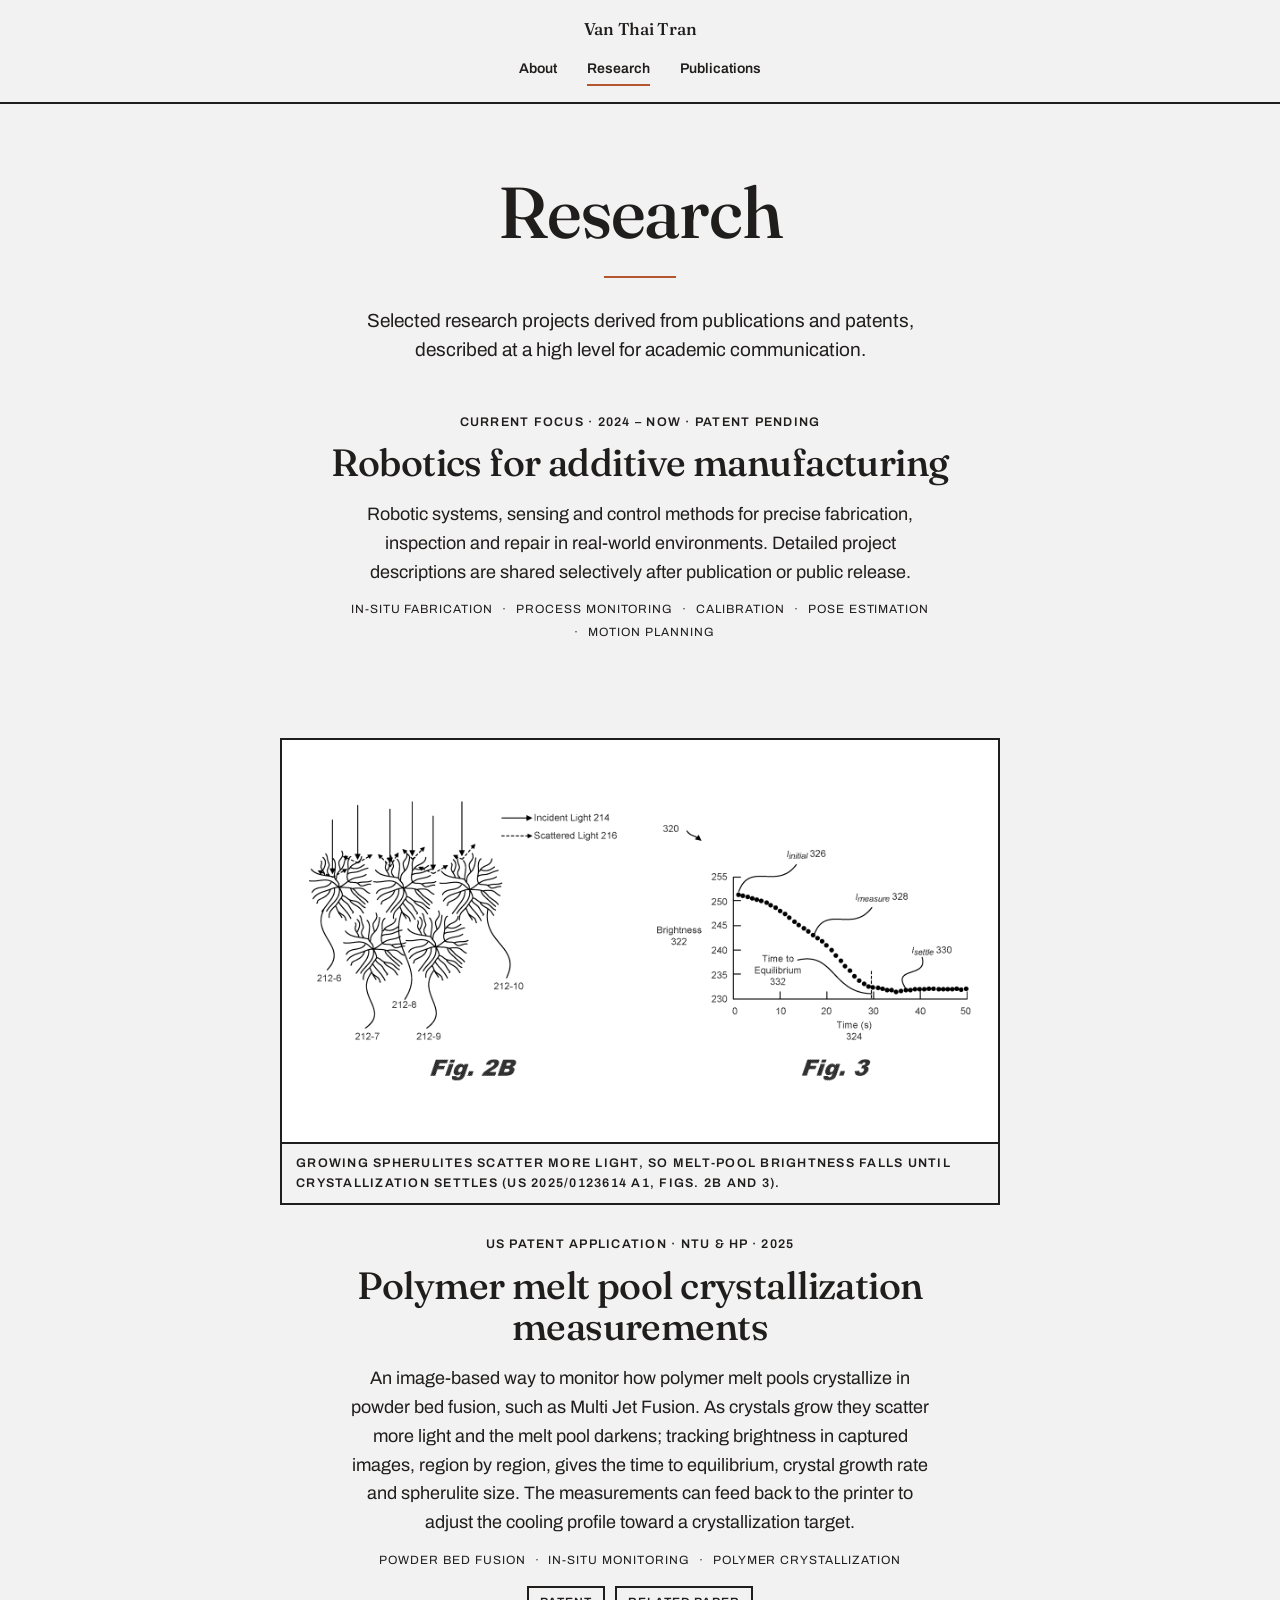
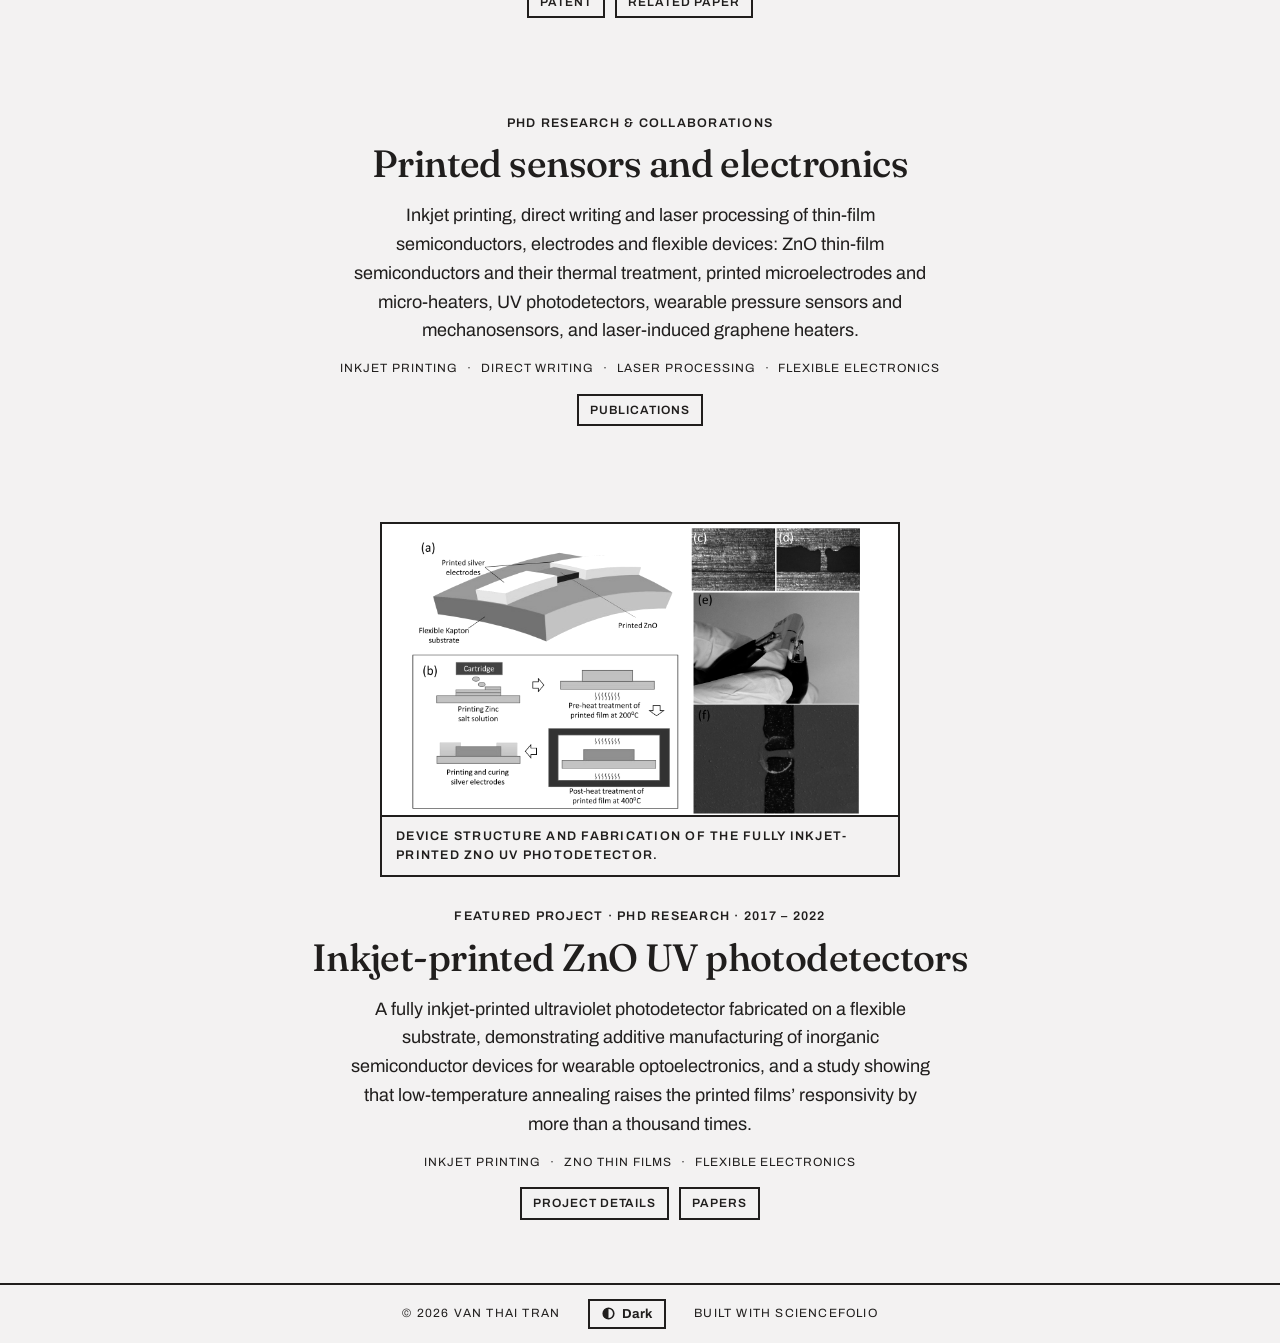
<file: research.html>
<!doctype html>
<html lang="en">
<head>
<meta charset="utf-8">
<meta name="viewport" content="width=device-width, initial-scale=1">
<title>Research · Van Thai Tran</title>
<meta name="description" content="Research focus and projects of Van Thai Tran.">
<link rel="icon" href="images/favicon.svg" type="image/svg+xml">
<link rel="preconnect" href="https://fonts.googleapis.com">
<link rel="preconnect" href="https://fonts.gstatic.com" crossorigin>
<link rel="stylesheet" href="https://fonts.googleapis.com/css2?family=Archivo:wght@300;400;600;700&family=Fraunces:ital,opsz,wght@0,9..144,300..700;1,9..144,300..700&display=swap">
<link rel="stylesheet" href="css/tokens.css">
<link rel="stylesheet" href="css/site.css">
<script src="js/theme.js"></script>
</head>
<body>

<nav class="nav" aria-label="Main">
  <a class="nav-name" href="index.html">Van Thai Tran</a>
  <a href="about.html">About</a>
  <a href="research.html" aria-current="page">Research</a>
  <a href="work.html">Publications</a>
</nav>

<main>
  <header class="page-head">
    <h1>Research</h1>
    <hr class="short-rule">
    <p>Selected research projects derived from publications and patents, described at a high level for academic communication.</p>
  </header>

  <!-- ============ PROJECTS ============ -->
  <section class="section flush-top" aria-label="Research projects">
    <div class="wrap">
      <!-- Each .chapter is one area or project. Copy a block to add one; any number works. -->
      <div class="chapters">
        <article class="chapter">
          <p class="when">Current focus · 2024 – now · Patent pending</p>
          <h2>Robotics for additive manufacturing</h2>
          <p>Robotic systems, sensing and control methods for precise fabrication, inspection and repair in real-world environments. Detailed project descriptions are shared selectively after publication or public release.</p>
          <div class="tags"><span class="tag">In-situ fabrication</span><span class="tag">Process monitoring</span><span class="tag">Calibration</span><span class="tag">Pose estimation</span><span class="tag">Motion planning</span></div>
        </article>

        <article class="chapter">
          <figure class="figure wide">
            <img src="images/patent-melt-pool-crystallization.png" alt="Patent drawings: growing spherulites scattering incident light, and melt-pool brightness falling over time until it settles" width="1600" height="900">
            <figcaption>Growing spherulites scatter more light, so melt-pool brightness falls until crystallization settles (US 2025/0123614 A1, Figs. 2B and 3).</figcaption>
          </figure>
          <p class="when">US patent application · NTU &amp; HP · 2025</p>
          <h2>Polymer melt pool crystallization measurements</h2>
          <p>An image-based way to monitor how polymer melt pools crystallize in powder bed fusion, such as Multi Jet Fusion. As crystals grow they scatter more light and the melt pool darkens; tracking brightness in captured images, region by region, gives the time to equilibrium, crystal growth rate and spherulite size. The measurements can feed back to the printer to adjust the cooling profile toward a crystallization target.</p>
          <div class="tags"><span class="tag">Powder bed fusion</span><span class="tag">In-situ monitoring</span><span class="tag">Polymer crystallization</span></div>
          <div class="links"><a href="https://patents.google.com/patent/US20250123614A1/en">Patent</a><a href="work.html#y2023">Related paper</a></div>
        </article>

        <article class="chapter">
          <p class="when">PhD research &amp; collaborations</p>
          <h2>Printed sensors and electronics</h2>
          <p>Inkjet printing, direct writing and laser processing of thin-film semiconductors, electrodes and flexible devices: ZnO thin-film semiconductors and their thermal treatment, printed microelectrodes and micro-heaters, UV photodetectors, wearable pressure sensors and mechanosensors, and laser-induced graphene heaters.</p>
          <div class="tags"><span class="tag">Inkjet printing</span><span class="tag">Direct writing</span><span class="tag">Laser processing</span><span class="tag">Flexible electronics</span></div>
          <div class="links"><a href="work.html">Publications</a></div>
        </article>

        <article class="chapter">
          <figure class="figure">
            <img src="projects/zno-uv-photodetector/assets/figure1-device-structure.jpg" alt="Schematic and photographs of the printed ZnO photodetector on a flexible Kapton substrate" width="1600" height="900">
            <figcaption>Device structure and fabrication of the fully inkjet-printed ZnO UV photodetector.</figcaption>
          </figure>
          <p class="when">Featured project · PhD research · 2017 – 2022</p>
          <h2>Inkjet-printed ZnO UV photodetectors</h2>
          <p>A fully inkjet-printed ultraviolet photodetector fabricated on a flexible substrate, demonstrating additive manufacturing of inorganic semiconductor devices for wearable optoelectronics, and a study showing that low-temperature annealing raises the printed films’ responsivity by more than a thousand times.</p>
          <div class="tags"><span class="tag">Inkjet printing</span><span class="tag">ZnO thin films</span><span class="tag">Flexible electronics</span></div>
          <div class="links"><a href="projects/zno-uv-photodetector/">Project details</a><a href="work.html">Papers</a></div>
        </article>
      </div>
    </div>
  </section>
</main>

<footer class="foot">
  <a href="index.html">© 2026 Van Thai Tran</a>
  <button type="button" class="toggle" data-theme-toggle aria-pressed="false"><svg viewBox="0 0 16 16" width="13" height="13" aria-hidden="true"><circle cx="8" cy="8" r="6.5" fill="none" stroke="currentColor" stroke-width="2"/><path d="M8 1.5a6.5 6.5 0 0 0 0 13z" fill="currentColor"/></svg><span data-theme-label>Dark</span></button>
  <a href="https://github.com/tuannguyen8390/sciencefolio" rel="noopener">Built with Sciencefolio</a>
</footer>

</body>
</html>
</file>
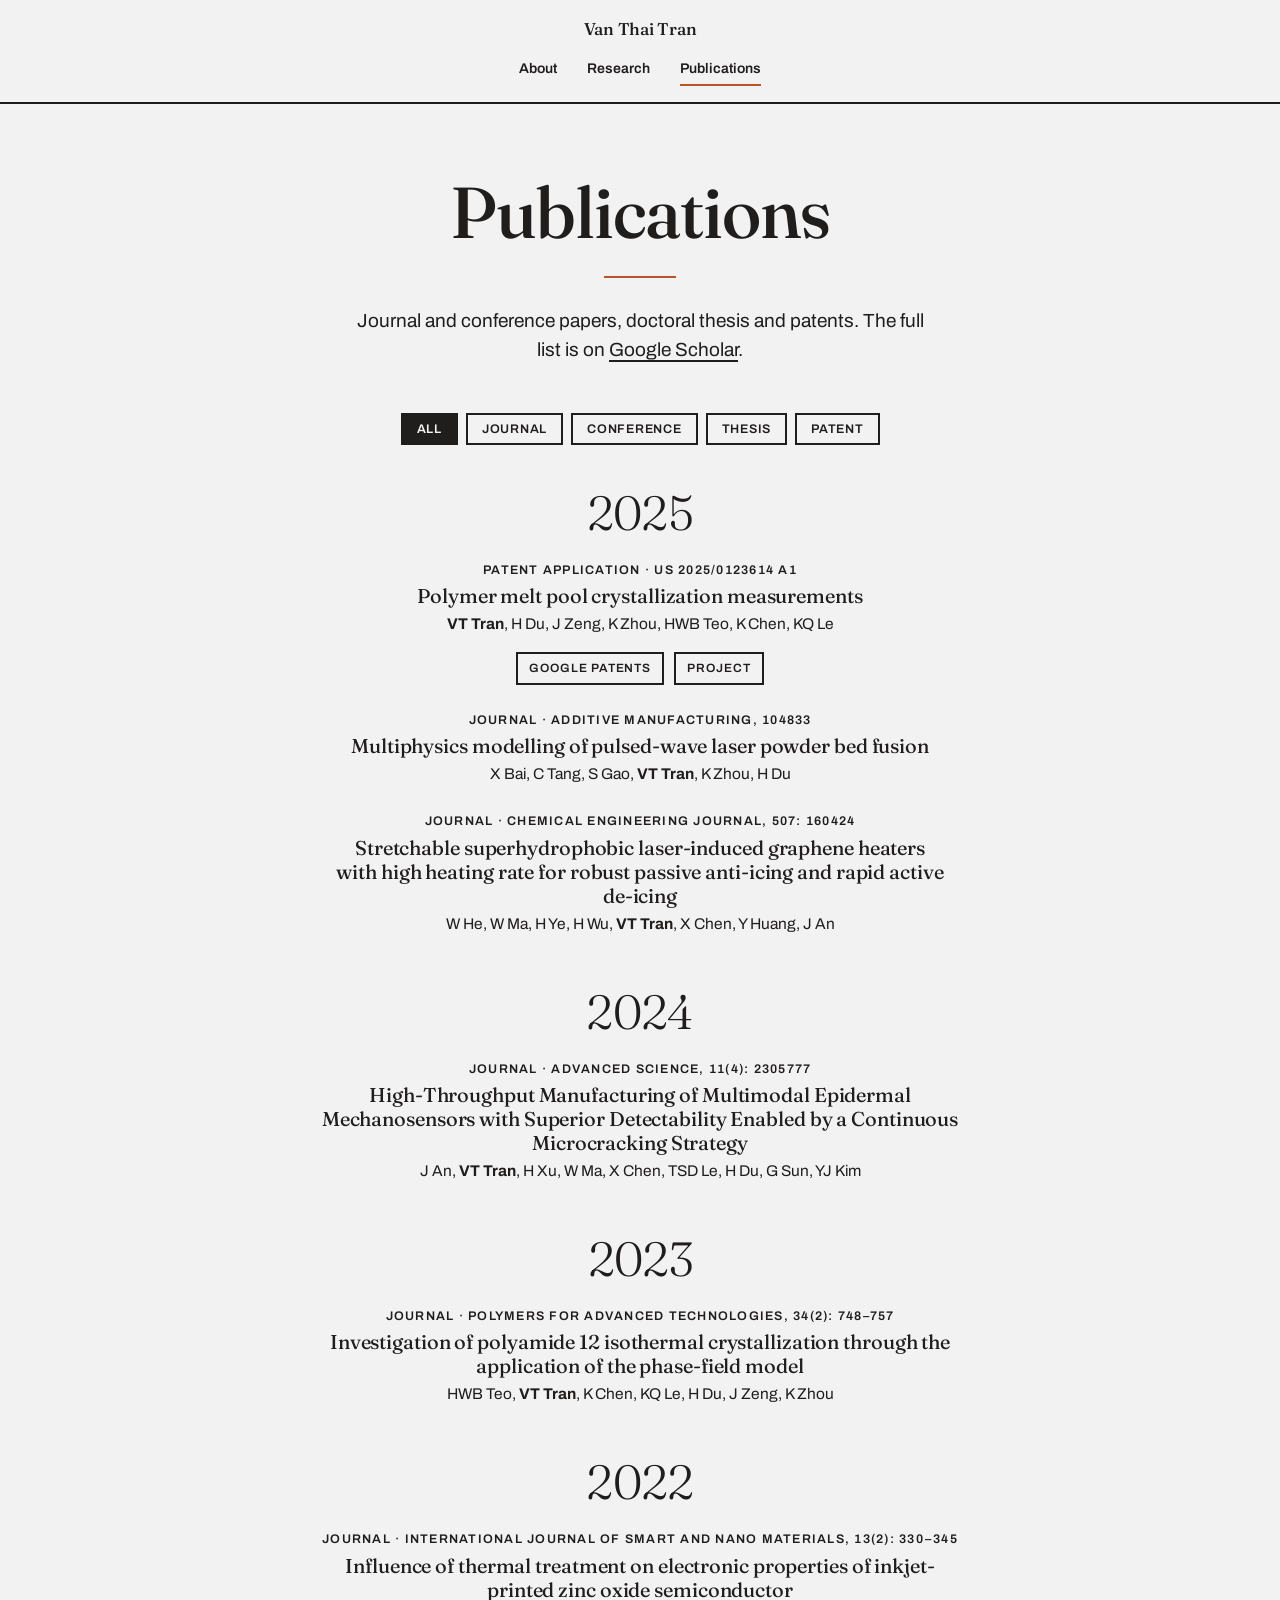
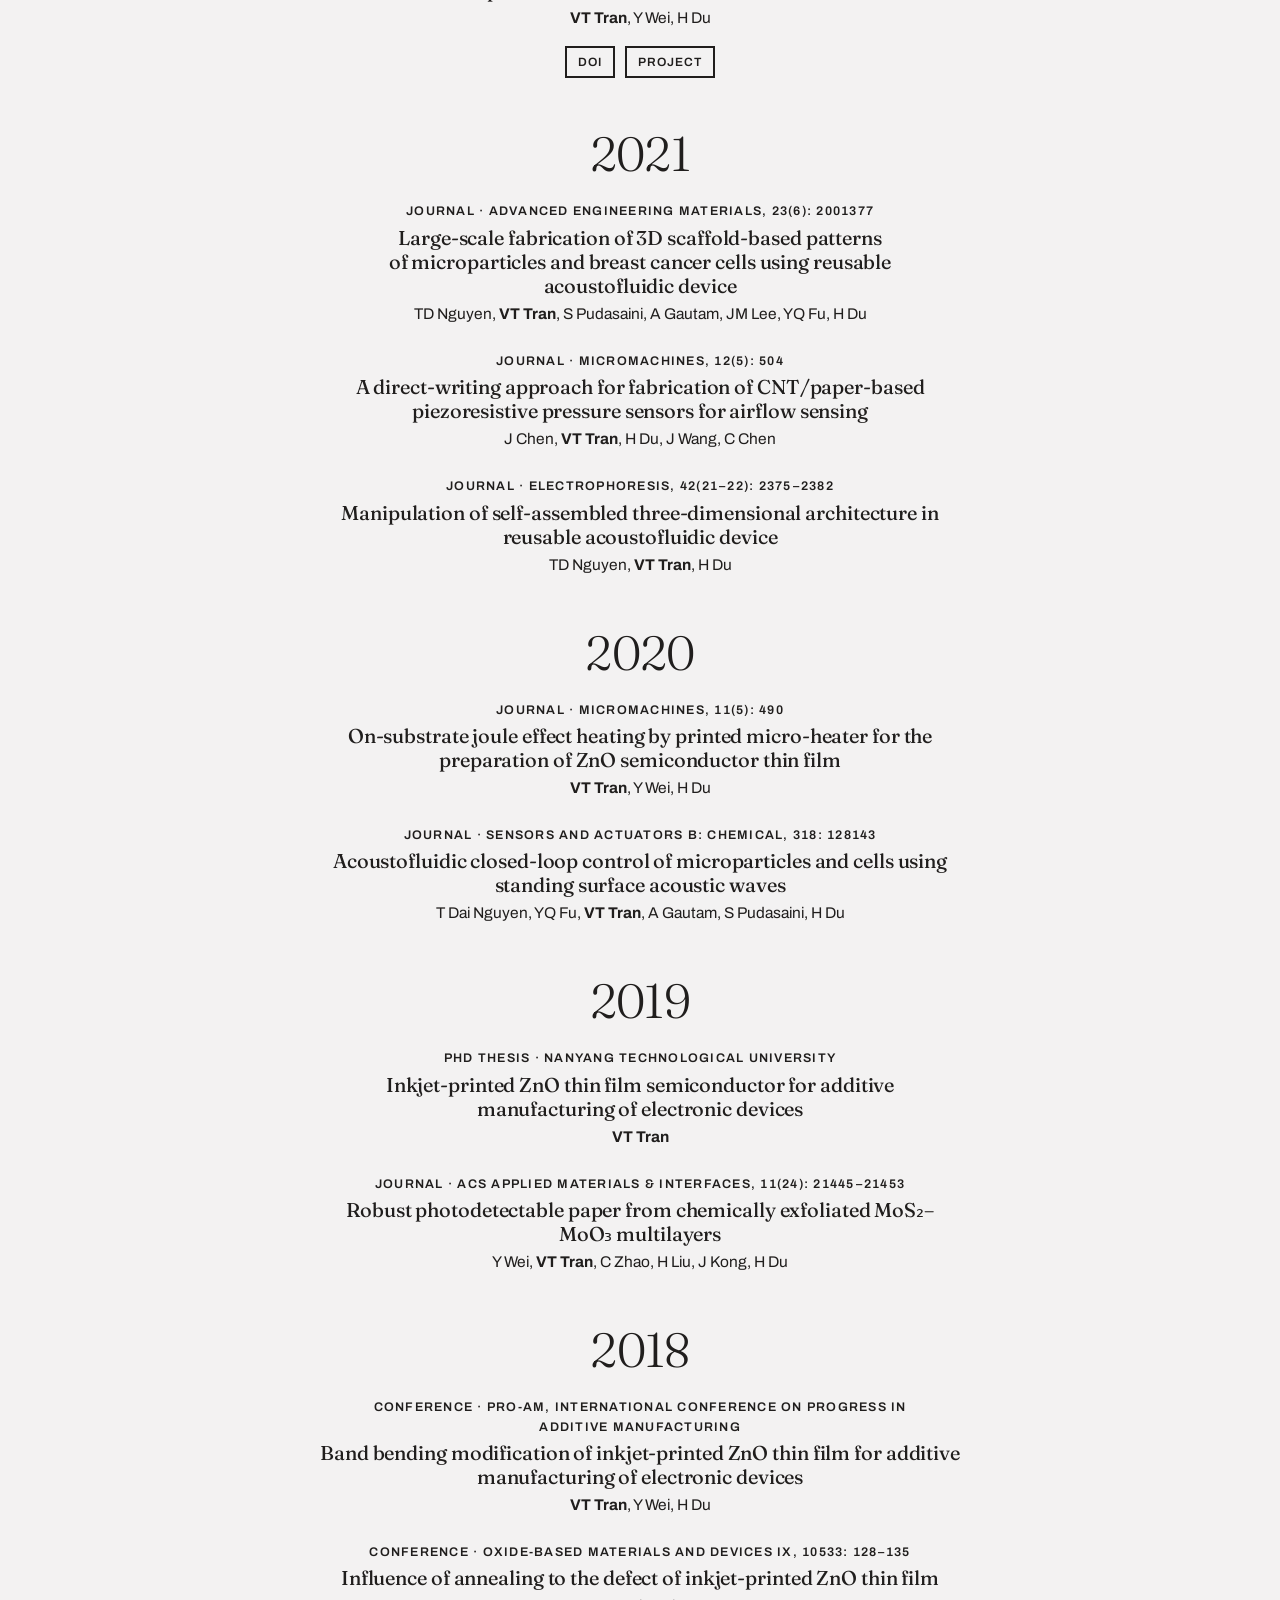
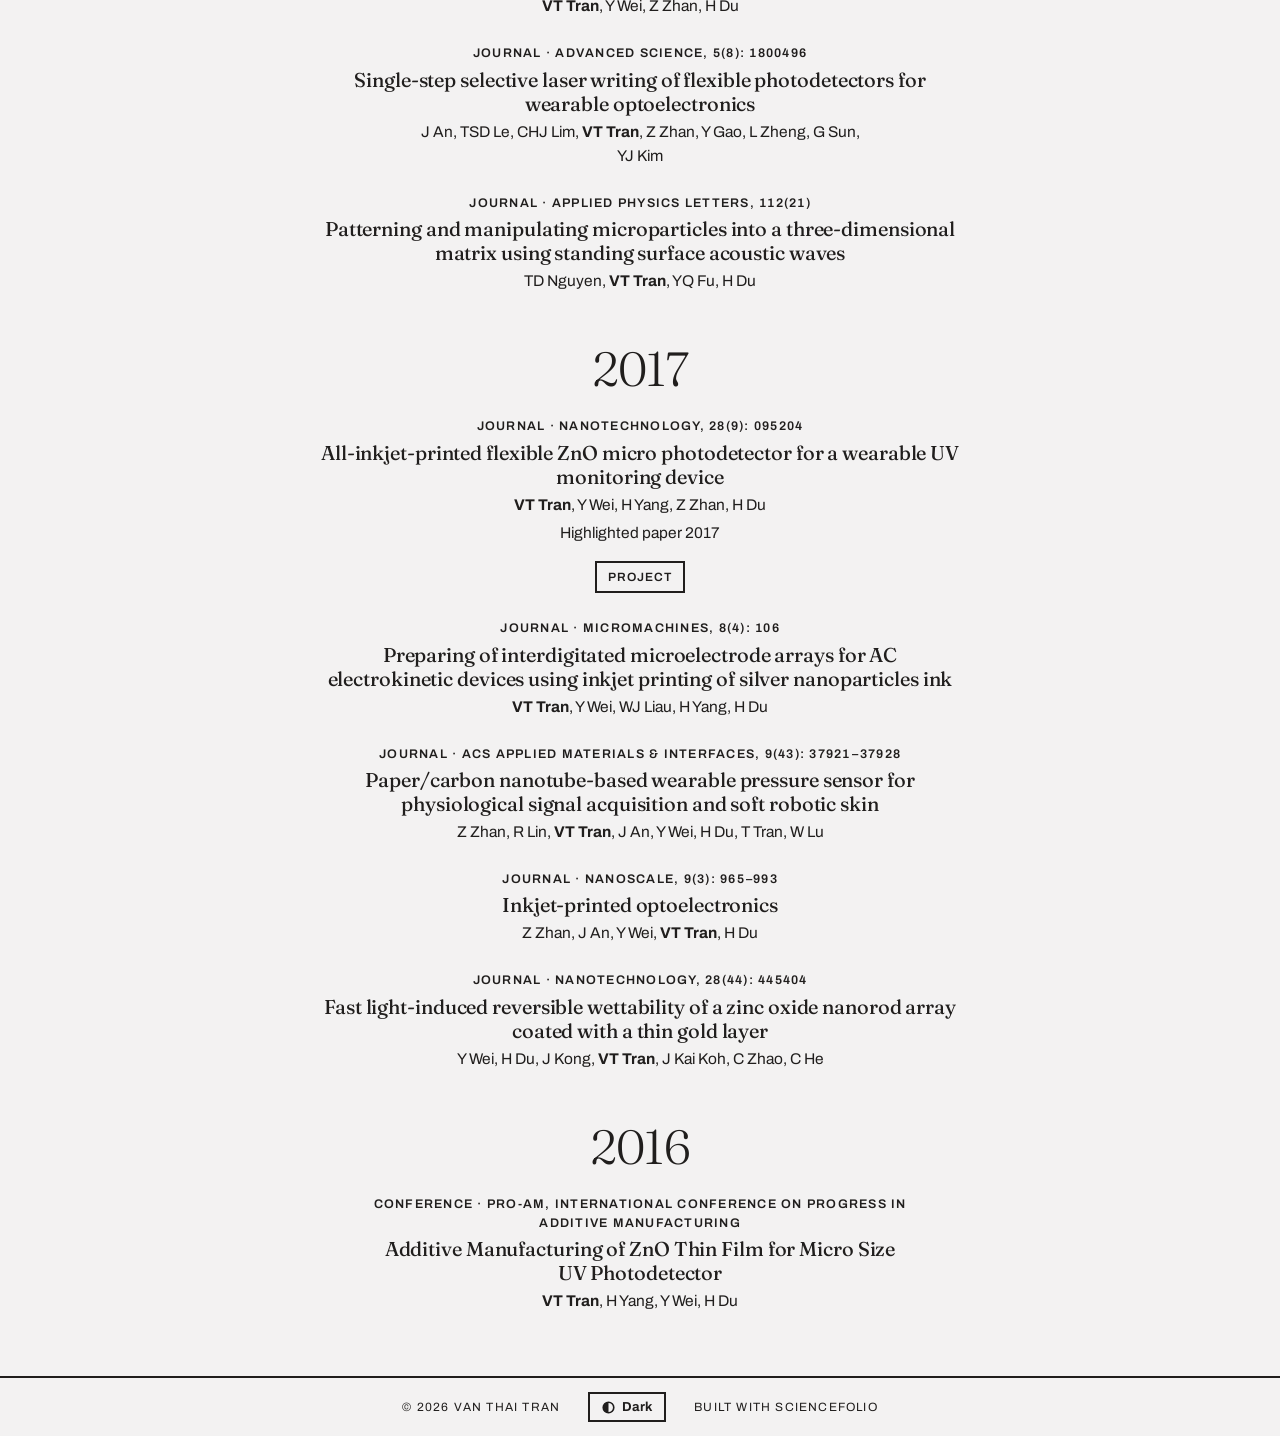
<file: work.html>
<!doctype html>
<html lang="en">
<head>
<meta charset="utf-8">
<meta name="viewport" content="width=device-width, initial-scale=1">
<title>Publications · Van Thai Tran</title>
<meta name="description" content="Journal papers, conference papers, thesis and patents by Van Thai Tran.">
<link rel="icon" href="images/favicon.svg" type="image/svg+xml">
<link rel="preconnect" href="https://fonts.googleapis.com">
<link rel="preconnect" href="https://fonts.gstatic.com" crossorigin>
<link rel="stylesheet" href="https://fonts.googleapis.com/css2?family=Archivo:wght@300;400;600;700&family=Fraunces:ital,opsz,wght@0,9..144,300..700;1,9..144,300..700&display=swap">
<link rel="stylesheet" href="css/tokens.css">
<link rel="stylesheet" href="css/site.css">
<script src="js/theme.js"></script>
<script src="js/filter.js" defer></script>
</head>
<body>

<nav class="nav" aria-label="Main">
  <a class="nav-name" href="index.html">Van Thai Tran</a>
  <a href="about.html">About</a>
  <a href="research.html">Research</a>
  <a href="work.html" aria-current="page">Publications</a>
</nav>

<main>
  <header class="page-head">
    <h1>Publications</h1>
    <hr class="short-rule">
    <p>Journal and conference papers, doctoral thesis and patents. The full list is on <a href="https://scholar.google.com.sg/citations?user=RGOaklgAAAAJ">Google Scholar</a>.</p>
  </header>

  <section class="section flush-top" aria-label="Publication list">
    <div class="wrap">

      <!-- Filters: each button's data-filter matches an entry's data-type. -->
      <div class="filters" role="group" aria-label="Filter by type">
        <button type="button" class="filter" data-filter="all" aria-pressed="true">All</button>
        <button type="button" class="filter" data-filter="journal" aria-pressed="false">Journal</button>
        <button type="button" class="filter" data-filter="conference" aria-pressed="false">Conference</button>
        <button type="button" class="filter" data-filter="thesis" aria-pressed="false">Thesis</button>
        <button type="button" class="filter" data-filter="patent" aria-pressed="false">Patent</button>
      </div>

      <!-- One .year-group per year; one .entry per item. data-type is journal, conference, thesis or patent. -->
      <section class="year-group" aria-labelledby="y2025">
        <h2 class="year" id="y2025">2025</h2>
        <article class="entry" data-type="patent">
          <p class="when">Patent application · US 2025/0123614 A1</p>
          <h3><a href="https://patents.google.com/patent/US20250123614A1/en">Polymer melt pool crystallization measurements</a></h3>
          <p class="authors"><strong>VT Tran</strong>, H Du, J Zeng, K Zhou, HWB Teo, K Chen, KQ Le</p>
          <div class="links"><a href="https://patents.google.com/patent/US20250123614A1/en">Google Patents</a><a href="research.html">Project</a></div>
        </article>
        <article class="entry" data-type="journal">
          <p class="when">Journal · Additive Manufacturing, 104833</p>
          <h3>Multiphysics modelling of pulsed-wave laser powder bed fusion</h3>
          <p class="authors">X Bai, C Tang, S Gao, <strong>VT Tran</strong>, K Zhou, H Du</p>
        </article>
        <article class="entry" data-type="journal">
          <p class="when">Journal · Chemical Engineering Journal, 507: 160424</p>
          <h3>Stretchable superhydrophobic laser-induced graphene heaters with high heating rate for robust passive anti-icing and rapid active de-icing</h3>
          <p class="authors">W He, W Ma, H Ye, H Wu, <strong>VT Tran</strong>, X Chen, Y Huang, J An</p>
        </article>
      </section>

      <section class="year-group" aria-labelledby="y2024">
        <h2 class="year" id="y2024">2024</h2>
        <article class="entry" data-type="journal">
          <p class="when">Journal · Advanced Science, 11(4): 2305777</p>
          <h3>High-Throughput Manufacturing of Multimodal Epidermal Mechanosensors with Superior Detectability Enabled by a Continuous Microcracking Strategy</h3>
          <p class="authors">J An, <strong>VT Tran</strong>, H Xu, W Ma, X Chen, TSD Le, H Du, G Sun, YJ Kim</p>
        </article>
      </section>

      <section class="year-group" aria-labelledby="y2023">
        <h2 class="year" id="y2023">2023</h2>
        <article class="entry" data-type="journal">
          <p class="when">Journal · Polymers for Advanced Technologies, 34(2): 748–757</p>
          <h3>Investigation of polyamide 12 isothermal crystallization through the application of the phase-field model</h3>
          <p class="authors">HWB Teo, <strong>VT Tran</strong>, K Chen, KQ Le, H Du, J Zeng, K Zhou</p>
        </article>
      </section>

      <section class="year-group" aria-labelledby="y2022">
        <h2 class="year" id="y2022">2022</h2>
        <article class="entry" data-type="journal">
          <p class="when">Journal · International Journal of Smart and Nano Materials, 13(2): 330–345</p>
          <h3><a href="https://doi.org/10.1080/19475411.2022.2084172">Influence of thermal treatment on electronic properties of inkjet-printed zinc oxide semiconductor</a></h3>
          <p class="authors"><strong>VT Tran</strong>, Y Wei, H Du</p>
          <div class="links"><a href="https://doi.org/10.1080/19475411.2022.2084172">DOI</a><a href="projects/zno-uv-photodetector/">Project</a></div>
        </article>
      </section>

      <section class="year-group" aria-labelledby="y2021">
        <h2 class="year" id="y2021">2021</h2>
        <article class="entry" data-type="journal">
          <p class="when">Journal · Advanced Engineering Materials, 23(6): 2001377</p>
          <h3>Large-scale fabrication of 3D scaffold-based patterns of microparticles and breast cancer cells using reusable acoustofluidic device</h3>
          <p class="authors">TD Nguyen, <strong>VT Tran</strong>, S Pudasaini, A Gautam, JM Lee, YQ Fu, H Du</p>
        </article>
        <article class="entry" data-type="journal">
          <p class="when">Journal · Micromachines, 12(5): 504</p>
          <h3>A direct-writing approach for fabrication of CNT/paper-based piezoresistive pressure sensors for airflow sensing</h3>
          <p class="authors">J Chen, <strong>VT Tran</strong>, H Du, J Wang, C Chen</p>
        </article>
        <article class="entry" data-type="journal">
          <p class="when">Journal · Electrophoresis, 42(21–22): 2375–2382</p>
          <h3>Manipulation of self-assembled three-dimensional architecture in reusable acoustofluidic device</h3>
          <p class="authors">TD Nguyen, <strong>VT Tran</strong>, H Du</p>
        </article>
      </section>

      <section class="year-group" aria-labelledby="y2020">
        <h2 class="year" id="y2020">2020</h2>
        <article class="entry" data-type="journal">
          <p class="when">Journal · Micromachines, 11(5): 490</p>
          <h3>On-substrate joule effect heating by printed micro-heater for the preparation of ZnO semiconductor thin film</h3>
          <p class="authors"><strong>VT Tran</strong>, Y Wei, H Du</p>
        </article>
        <article class="entry" data-type="journal">
          <p class="when">Journal · Sensors and Actuators B: Chemical, 318: 128143</p>
          <h3>Acoustofluidic closed-loop control of microparticles and cells using standing surface acoustic waves</h3>
          <p class="authors">T Dai Nguyen, YQ Fu, <strong>VT Tran</strong>, A Gautam, S Pudasaini, H Du</p>
        </article>
      </section>

      <section class="year-group" aria-labelledby="y2019">
        <h2 class="year" id="y2019">2019</h2>
        <article class="entry" data-type="thesis">
          <p class="when">PhD thesis · Nanyang Technological University</p>
          <h3>Inkjet-printed ZnO thin film semiconductor for additive manufacturing of electronic devices</h3>
          <p class="authors"><strong>VT Tran</strong></p>
        </article>
        <article class="entry" data-type="journal">
          <p class="when">Journal · ACS Applied Materials &amp; Interfaces, 11(24): 21445–21453</p>
          <h3>Robust photodetectable paper from chemically exfoliated MoS₂–MoO₃ multilayers</h3>
          <p class="authors">Y Wei, <strong>VT Tran</strong>, C Zhao, H Liu, J Kong, H Du</p>
        </article>
      </section>

      <section class="year-group" aria-labelledby="y2018">
        <h2 class="year" id="y2018">2018</h2>
        <article class="entry" data-type="conference">
          <p class="when">Conference · Pro-AM, International Conference on Progress in Additive Manufacturing</p>
          <h3>Band bending modification of inkjet-printed ZnO thin film for additive manufacturing of electronic devices</h3>
          <p class="authors"><strong>VT Tran</strong>, Y Wei, H Du</p>
        </article>
        <article class="entry" data-type="conference">
          <p class="when">Conference · Oxide-based Materials and Devices IX, 10533: 128–135</p>
          <h3>Influence of annealing to the defect of inkjet-printed ZnO thin film</h3>
          <p class="authors"><strong>VT Tran</strong>, Y Wei, Z Zhan, H Du</p>
        </article>
        <article class="entry" data-type="journal">
          <p class="when">Journal · Advanced Science, 5(8): 1800496</p>
          <h3>Single-step selective laser writing of flexible photodetectors for wearable optoelectronics</h3>
          <p class="authors">J An, TSD Le, CHJ Lim, <strong>VT Tran</strong>, Z Zhan, Y Gao, L Zheng, G Sun, YJ Kim</p>
        </article>
        <article class="entry" data-type="journal">
          <p class="when">Journal · Applied Physics Letters, 112(21)</p>
          <h3>Patterning and manipulating microparticles into a three-dimensional matrix using standing surface acoustic waves</h3>
          <p class="authors">TD Nguyen, <strong>VT Tran</strong>, YQ Fu, H Du</p>
        </article>
      </section>

      <section class="year-group" aria-labelledby="y2017">
        <h2 class="year" id="y2017">2017</h2>
        <article class="entry" data-type="journal">
          <p class="when">Journal · Nanotechnology, 28(9): 095204</p>
          <h3><a href="projects/zno-uv-photodetector/">All-inkjet-printed flexible ZnO micro photodetector for a wearable UV monitoring device</a></h3>
          <p class="authors"><strong>VT Tran</strong>, Y Wei, H Yang, Z Zhan, H Du</p>
          <p>Highlighted paper 2017</p>
          <div class="links"><a href="projects/zno-uv-photodetector/">Project</a></div>
        </article>
        <article class="entry" data-type="journal">
          <p class="when">Journal · Micromachines, 8(4): 106</p>
          <h3>Preparing of interdigitated microelectrode arrays for AC electrokinetic devices using inkjet printing of silver nanoparticles ink</h3>
          <p class="authors"><strong>VT Tran</strong>, Y Wei, WJ Liau, H Yang, H Du</p>
        </article>
        <article class="entry" data-type="journal">
          <p class="when">Journal · ACS Applied Materials &amp; Interfaces, 9(43): 37921–37928</p>
          <h3>Paper/carbon nanotube-based wearable pressure sensor for physiological signal acquisition and soft robotic skin</h3>
          <p class="authors">Z Zhan, R Lin, <strong>VT Tran</strong>, J An, Y Wei, H Du, T Tran, W Lu</p>
        </article>
        <article class="entry" data-type="journal">
          <p class="when">Journal · Nanoscale, 9(3): 965–993</p>
          <h3>Inkjet-printed optoelectronics</h3>
          <p class="authors">Z Zhan, J An, Y Wei, <strong>VT Tran</strong>, H Du</p>
        </article>
        <article class="entry" data-type="journal">
          <p class="when">Journal · Nanotechnology, 28(44): 445404</p>
          <h3>Fast light-induced reversible wettability of a zinc oxide nanorod array coated with a thin gold layer</h3>
          <p class="authors">Y Wei, H Du, J Kong, <strong>VT Tran</strong>, J Kai Koh, C Zhao, C He</p>
        </article>
      </section>

      <section class="year-group" aria-labelledby="y2016">
        <h2 class="year" id="y2016">2016</h2>
        <article class="entry" data-type="conference">
          <p class="when">Conference · Pro-AM, International Conference on Progress in Additive Manufacturing</p>
          <h3>Additive Manufacturing of ZnO Thin Film for Micro Size UV Photodetector</h3>
          <p class="authors"><strong>VT Tran</strong>, H Yang, Y Wei, H Du</p>
        </article>
      </section>

    </div>
  </section>
</main>

<footer class="foot">
  <a href="index.html">© 2026 Van Thai Tran</a>
  <button type="button" class="toggle" data-theme-toggle aria-pressed="false"><svg viewBox="0 0 16 16" width="13" height="13" aria-hidden="true"><circle cx="8" cy="8" r="6.5" fill="none" stroke="currentColor" stroke-width="2"/><path d="M8 1.5a6.5 6.5 0 0 0 0 13z" fill="currentColor"/></svg><span data-theme-label>Dark</span></button>
  <a href="https://github.com/tuannguyen8390/sciencefolio" rel="noopener">Built with Sciencefolio</a>
</footer>

</body>
</html>
</file>
<file: css/tokens.css>
/* ==========================================================================
   SCIENCEFOLIO — tokens.css
   The only file most people need to edit. Three decisions:
   1) TYPE PACK   → set PACK in js/theme.js ('grotesk' default, or 'serif')
   2) ACCENT      → uncomment one line below (or write your own hex)
   3) COLORS      → paper / ink, if you want a different neutral
   ========================================================================== */

:root {
  /* ---- neutrals ------------------------------------------------------- */
  --paper: #f3f2f2;
  --ink: #201e1d;
  --surface: #eceae4;

  /* ---- 2) ACCENT ------------------------------------------------------
     Ships as plain ink: no color, no shared brand. Pick one (light + dark
     values; the dark one needs to be lighter so it stays readable).        */
  /* --accent-light: #201e1d;  --accent-dark: #f3f2f2;   ink (none) */
  /* --accent-light: #2545d3;  --accent-dark: #8aa2ff;   cobalt  */
  /* --accent-light: #1e6f50;  --accent-dark: #6fd1a8;   forest  */
  --accent-light: #b4552d;  --accent-dark: #f0a07c;   /* rust */
  /* --accent-light: #6d28d9;  --accent-dark: #b99bff;   violet  */
  --accent: var(--accent-light);

  /* ---- 1) TYPE PACK 01 · GROTESK (default, STEM) ---------------------- */
  --font-display: 'Archivo', system-ui, sans-serif;
  --font-body: 'Archivo', system-ui, sans-serif;
  --font-label: 'IBM Plex Mono', ui-monospace, monospace;
  --font-statement: var(--font-body);
  --display-weight: 800;      /* name and page titles */
  --display-tracking: -0.04em;
  --display-leading: 0.95;
  --head-weight: 700;         /* section headings */
  --head-tracking: -0.03em;
  --title-weight: 600;        /* entry, column and chapter titles */
  --title-tracking: -0.015em;
  --emph-weight: 700;
  --emph-style: normal;
  --label-transform: none;
  --label-tracking: 0.04em;

  /* ---- layout --------------------------------------------------------- */
  --rule: 2px solid var(--ink);
  --edge: clamp(20px, 5vw, 56px);
  --wide: 960px;
  --measure: 64ch;
}

/* ---- 1) TYPE PACK 02 · SERIF (social science & humanities) -------------
   Activate by setting PACK = 'serif' in js/theme.js                       */
html[data-pack="serif"] {
  --font-display: 'Fraunces', Georgia, serif;
  --font-statement: 'Fraunces', Georgia, serif;
  --font-label: 'Archivo', system-ui, sans-serif;
  --display-weight: 500;
  --display-tracking: -0.015em;
  --display-leading: 1;
  --head-weight: 500;
  --head-tracking: -0.015em;
  --title-weight: 450;
  --title-tracking: -0.005em;
  --emph-weight: 600;
  --emph-style: italic;
  --label-transform: uppercase;
  --label-tracking: 0.1em;
}

/* ---- dark mode (toggle in the footer) ---------------------------------- */
html[data-theme="dark"] {
  --paper: #141312;
  --ink: #f3f2f2;
  --surface: #1d1b19;
  --accent: var(--accent-dark);
}
</file>
<file: css/site.css>
/* ==========================================================================
   SCIENCEFOLIO — site.css
   Structure and components. Everything reads from tokens.css — you should
   rarely need to touch this file.
   ========================================================================== */

*, *::before, *::after { box-sizing: border-box; }
html { -webkit-text-size-adjust: 100%; }
body {
  margin: 0;
  min-height: 100vh;
  display: flex;
  flex-direction: column;
  background: var(--paper);
  color: var(--ink);
  font-family: var(--font-body);
  font-size: 17px;
  line-height: 1.55;
  text-wrap: pretty;
}
main { flex: 1; }
a { color: var(--ink); text-underline-offset: 4px; text-decoration-thickness: 2px; }
a:hover { color: var(--accent); }
:focus-visible { outline: 2px solid var(--accent); outline-offset: 3px; }
::selection { background: var(--ink); color: var(--paper); }
img { max-width: 100%; display: block; }

/* ---- nav ---------------------------------------------------------------- */
.nav {
  border-bottom: var(--rule);
  display: flex;
  justify-content: center;
  flex-wrap: wrap;
  gap: 12px 30px;
  padding: 16px var(--edge);
  font-size: 14px;
  font-weight: 600;
}
.nav a { text-decoration: none; padding: 4px 0; border-bottom: 2px solid transparent; }
.nav a:hover, .nav a[aria-current="page"] { border-bottom-color: var(--accent); }
.nav a.nav-name {
  flex-basis: 100%;
  text-align: center;
  border-bottom: 0;
  padding: 0;
  font-family: var(--font-display);
  font-weight: var(--head-weight);
  font-size: 17px;
  letter-spacing: var(--head-tracking);
}
.nav a.nav-name:hover { color: var(--accent); }

/* ---- hero --------------------------------------------------------------- */
.hero {
  display: flex;
  flex-direction: column;
  align-items: center;
  text-align: center;
  padding: clamp(48px, 9vh, 96px) var(--edge) clamp(56px, 10vh, 104px);
}
.portrait { width: 152px; height: 152px; margin: 0; border: var(--rule); }
.portrait img { width: 100%; height: 100%; object-fit: cover; filter: grayscale(1) contrast(1.05); }
.hero h1 {
  font-family: var(--font-display);
  font-weight: var(--display-weight);
  font-size: clamp(40px, 6vw, 84px);
  line-height: var(--display-leading);
  letter-spacing: var(--display-tracking);
  margin: 28px 0 0;
}
.kicker {
  font-family: var(--font-label);
  font-size: 13px;
  font-weight: 600;
  letter-spacing: 0.12em;
  text-transform: uppercase;
  margin: 14px 0 0;
}
.short-rule { width: 72px; border: 0; border-top: 2px solid var(--accent); margin: 28px auto; }
.statement {
  font-family: var(--font-statement);
  font-weight: 300;
  font-size: clamp(19px, 2vw, 26px);
  line-height: 1.4;
  max-width: 36ch;
  margin: 0;
}
.statement strong { font-weight: var(--emph-weight); font-style: var(--emph-style); color: var(--accent); }
.profile-links {
  display: flex;
  flex-wrap: wrap;
  justify-content: center;
  gap: 8px 24px;
  margin: 28px 0 0;
  padding: 0;
  list-style: none;
  font-family: var(--font-label);
  font-size: 13px;
  font-weight: 600;
  letter-spacing: var(--label-tracking);
  text-transform: var(--label-transform);
}

/* ---- page head (inner pages) -------------------------------------------- */
.page-head { text-align: center; padding: clamp(48px, 8vh, 88px) var(--edge) 12px; }
.page-head h1 {
  font-family: var(--font-display);
  font-weight: var(--display-weight);
  font-size: clamp(40px, 6vw, 72px);
  line-height: var(--display-leading);
  letter-spacing: var(--display-tracking);
  margin: 0;
}
.page-head > .short-rule:last-child { margin-bottom: 4px; }
.page-head p { max-width: 52ch; margin: 18px auto 0; font-size: 19px; }

/* ---- sections ----------------------------------------------------------- */
.section { padding: clamp(44px, 7vh, 80px) var(--edge); border-top: var(--rule); }
.section.flush-top { border-top: 0; padding-top: clamp(28px, 4vh, 44px); }
.section.tint { background: var(--surface); }
.wrap { max-width: var(--wide); margin: 0 auto; }
.section-head { text-align: center; margin-bottom: 36px; }
.section-head h2 {
  font-family: var(--font-display);
  font-weight: var(--head-weight);
  font-size: clamp(28px, 3.4vw, 44px);
  line-height: 1;
  letter-spacing: var(--head-tracking);
  margin: 0;
}
.section-head .short-rule { margin: 20px auto 0; }
.more { text-align: center; margin-top: 28px; font-weight: 600; }
.prose { max-width: var(--measure); margin: 0 auto; font-size: 18px; line-height: 1.65; }
.prose p { margin: 0 0 1.1em; }

/* ---- centered columns (home: what I work on) -------------------------- */
/* Flex rather than grid so an incomplete last row stays on the center axis. */
.cols3 {
  display: flex;
  flex-wrap: wrap;
  justify-content: center;
  gap: 44px 48px;
  text-align: center;
}
.col { display: flex; flex-direction: column; align-items: center; flex: 0 1 calc((100% - 96px) / 3); }
.col h3 {
  font-family: var(--font-display);
  font-weight: var(--title-weight);
  font-size: clamp(19px, 1.8vw, 23px);
  line-height: 1.15;
  letter-spacing: var(--title-tracking);
  margin: 0;
}
.col p { margin: 12px 0 0; max-width: 32ch; font-size: 16px; }
.col .tags { justify-content: center; margin-top: 16px; }

/* ---- centered entries (selected work, education, experience) ----------- */
.entries { max-width: var(--measure); margin: 0 auto; }
.entry { max-width: var(--measure); margin-left: auto; margin-right: auto; text-align: center; }
.entry:not([hidden]) ~ .entry:not([hidden]) { margin-top: 44px; }
.entry .when {
  font-family: var(--font-label);
  font-size: 12.5px;
  font-weight: 600;
  letter-spacing: 0.1em;
  text-transform: uppercase;
  margin: 0 0 8px;
}
.entry h3 {
  font-family: var(--font-display);
  font-weight: var(--title-weight);
  font-size: clamp(20px, 1.9vw, 25px);
  line-height: 1.2;
  letter-spacing: var(--title-tracking);
  margin: 0;
}
.entry h3 a { text-decoration: none; }
.entry h3 a:hover { text-decoration: underline; text-decoration-thickness: 2px; text-underline-offset: 5px; }
.entry p:not(.when) { margin: 8px auto 0; max-width: 52ch; }

/* ---- tags --------------------------------------------------------------- */
/* Plain labels separated by dots. Boxes are reserved for things you can click. */
.tags { display: flex; flex-wrap: wrap; gap: 4px 0; }
.tag {
  font-family: var(--font-label);
  font-size: 12px;
  font-weight: 400;
  letter-spacing: 0.08em;
  text-transform: uppercase;
}
.tag + .tag::before { content: "·"; margin: 0 9px; }

/* ---- research chapters -------------------------------------------------- */
.chapters { max-width: 720px; margin: 0 auto; }
.chapter { text-align: center; }
.chapter + .chapter { margin-top: 96px; }
.figure { max-width: 520px; margin: 0 auto 30px; border: var(--rule); }
.figure img { width: 100%; height: auto; aspect-ratio: 16 / 9; object-fit: cover; filter: grayscale(1) contrast(1.05); }
.figure.wide { max-width: 720px; }
.figure.narrow { max-width: 440px; }
/* Figures that are not 16:9 keep their own shape instead of being cropped. */
.figure.natural img { aspect-ratio: auto; object-fit: contain; }
/* Data plots whose legends depend on color keep it; photos stay black and white. */
.figure.keep-color img { filter: none; }
.figure figcaption {
  border-top: var(--rule);
  padding: 10px 14px;
  font-family: var(--font-label);
  font-size: 12.5px;
  font-weight: 600;
  letter-spacing: var(--label-tracking);
  text-transform: var(--label-transform);
  text-align: left;
}
.chapter .when {
  font-family: var(--font-label);
  font-size: 12.5px;
  font-weight: 600;
  letter-spacing: 0.1em;
  text-transform: uppercase;
  margin: 0 0 10px;
}
.chapter h2 {
  font-family: var(--font-display);
  font-weight: var(--head-weight);
  font-size: clamp(26px, 3vw, 38px);
  line-height: 1.1;
  letter-spacing: var(--head-tracking);
  margin: 0;
}
.chapter p:not(.when) { max-width: 58ch; margin: 16px auto 0; font-size: 18px; line-height: 1.6; }
.chapter .tags { margin-top: 18px; }

/* ---- buttons ------------------------------------------------------------ */
.btn {
  display: inline-block;
  font-family: var(--font-body);
  font-weight: 700;
  font-size: 15px;
  line-height: 1.2;
  padding: 12px 18px;
  border: 2px solid var(--ink);
  background: var(--ink);
  color: var(--paper);
  text-decoration: none;
  cursor: pointer;
}
.btn:hover { background: var(--accent); border-color: var(--accent); color: var(--paper); }
.btn-line { background: transparent; color: var(--ink); }
.btn-line:hover { background: var(--ink); border-color: var(--ink); color: var(--paper); }
.btn-row { display: flex; flex-wrap: wrap; justify-content: center; gap: 12px; margin-top: 24px; }

/* ---- work page ---------------------------------------------------------- */
.filters { display: flex; flex-wrap: wrap; justify-content: center; gap: 8px; margin-bottom: 44px; }
.filter {
  font-family: var(--font-label);
  font-size: 12.5px;
  font-weight: 600;
  letter-spacing: 0.06em;
  text-transform: uppercase;
  background: transparent;
  color: var(--ink);
  border: 2px solid var(--ink);
  padding: 7px 14px;
  cursor: pointer;
}
.filter:hover { border-color: var(--accent); color: var(--accent); }
.filter[aria-pressed="true"] { background: var(--ink); color: var(--paper); }
.year-group { margin-bottom: 52px; }
.year-group:last-child { margin-bottom: 0; }
.year {
  font-family: var(--font-display);
  font-weight: 300;
  font-size: clamp(34px, 4.4vw, 48px);
  line-height: 1;
  letter-spacing: var(--display-tracking);
  text-align: center;
  margin: 0 0 24px;
}
/* Long publication lists: tighter entries so the page scans quickly. */
.year-group .entry:not([hidden]) ~ .entry:not([hidden]),
.entries.compact .entry ~ .entry { margin-top: 26px; }
.year-group .entry .when, .entries.compact .entry .when { margin-bottom: 4px; }
.year-group .entry h3, .entries.compact .entry h3 { font-size: clamp(18px, 1.6vw, 20px); }
.year-group .entry p:not(.when), .entries.compact .entry p:not(.when) { margin-top: 4px; font-size: 15.5px; }
.entry .authors strong { font-weight: 700; }
.entry .tags, .chapter .tags { justify-content: center; margin-top: 14px; }
.links { display: flex; flex-wrap: wrap; justify-content: center; gap: 10px; margin-top: 16px; }
.links a {
  font-family: var(--font-label);
  font-size: 12px;
  font-weight: 600;
  letter-spacing: 0.08em;
  text-transform: uppercase;
  text-decoration: none;
  border: 2px solid var(--ink);
  padding: 5px 11px;
}
.links a:hover { background: var(--ink); color: var(--paper); }

/* ---- footer ------------------------------------------------------------- */
.foot {
  border-top: var(--rule);
  display: flex;
  justify-content: center;
  align-items: center;
  flex-wrap: wrap;
  gap: 12px 28px;
  padding: 14px var(--edge);
  font-family: var(--font-label);
  font-size: 12px;
  letter-spacing: var(--label-tracking);
  text-transform: var(--label-transform);
}
.foot a { text-decoration: none; }
.foot a:hover { text-decoration: underline; }
.toggle {
  font-family: var(--font-body);
  font-size: 13px;
  font-weight: 700;
  letter-spacing: 0;
  text-transform: none;
  background: transparent;
  color: var(--ink);
  border: 2px solid var(--ink);
  padding: 6px 12px;
  cursor: pointer;
  display: inline-flex;
  align-items: center;
  gap: 7px;
}
.toggle:hover { border-color: var(--accent); color: var(--accent); }

/* ---- small screens ------------------------------------------------------ */
@media (max-width: 720px) {
  .col { flex-basis: 100%; }
  body { font-size: 16px; }
}
</file>
